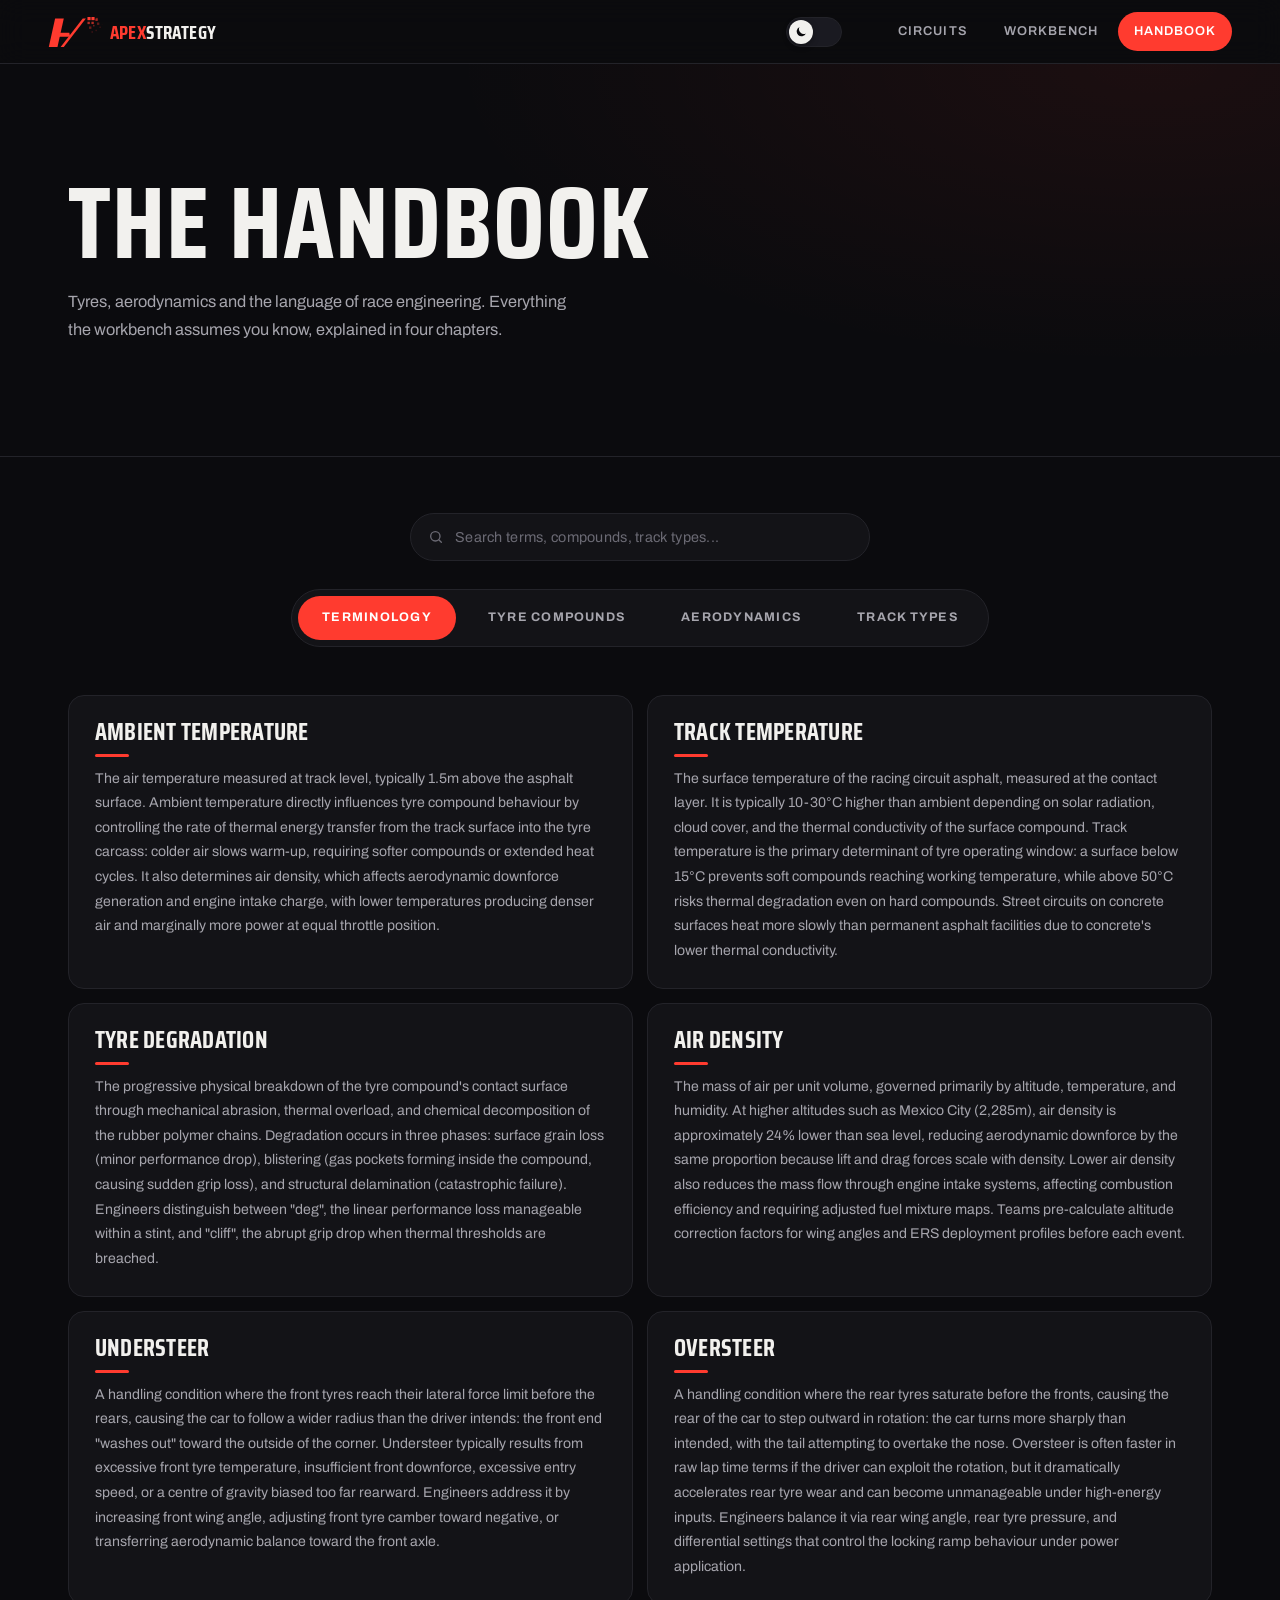
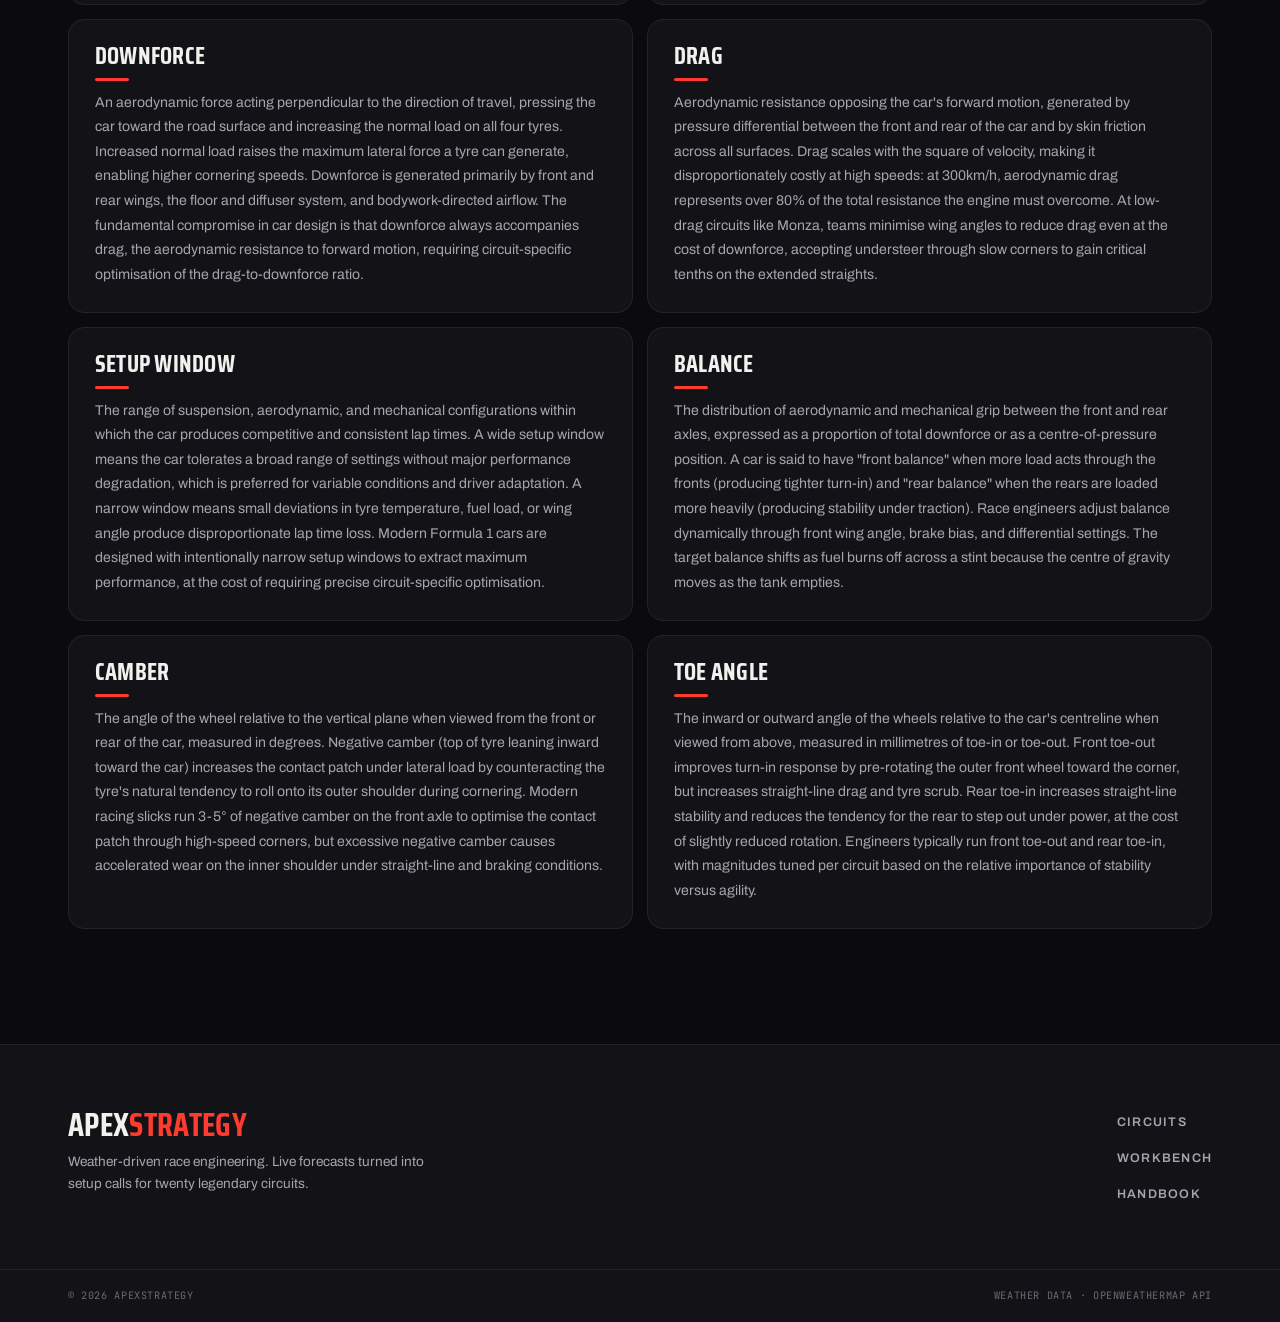
<file: handbook.html>
<!doctype html>
<html lang="en">
  <head>
    <meta charset="UTF-8" />
    <meta name="viewport" content="width=device-width, initial-scale=1.0" />
    <title>ApexStrategy · The Handbook</title>
    <meta
      name="description"
      content="ApexStrategy Handbook — engineering reference for motorsport setup and race analysis."
    />
    <meta name="theme-color" content="#0b0b0e" />
    <meta property="og:title" content="ApexStrategy · The Handbook" />
    <meta
      property="og:description"
      content="Engineering reference for motorsport setup, tyre compounds, aerodynamics and track types."
    />
    <meta property="og:type" content="website" />

    <link rel="icon" type="image/svg+xml" href="favicon.svg" />
    <link
      rel="stylesheet"
      href="https://cdn.jsdelivr.net/npm/bootstrap@5.3.0/dist/css/bootstrap.min.css"
    />
    <link rel="stylesheet" href="css/style.css" />
  </head>

  <body>
    <apex-nav></apex-nav>

    <!-- ═══════════════════════════════════════════════════════
       PAGE HERO
       ═══════════════════════════════════════════════════════ -->
    <header class="hb-hero" aria-labelledby="pageTitle">
      <div class="hb-hero-inner">
        <h1 id="pageTitle">THE HANDBOOK</h1>
        <p class="section-lede">
          Tyres, aerodynamics and the language of race engineering. Everything
          the workbench assumes you know, explained in four chapters.
        </p>
      </div>
    </header>

    <div class="hb-shell">
      <!-- ═════════════════════════════════════════════════════
         CHAPTER TABS + PANES
         CUSTOM UI REQUIREMENT: tabbed navigation implemented in
         JavaScript. The tab buttons and every pane's content are
         generated by js/HandbookController.js, which loops over the
         chapter data in js/handbook-data.js and then hands the DOM
         to the shared js/TabController.js (ES6 class with ARIA
         roles + arrow-key keyboard navigation). No chapter markup
         is hand-written here.
         ═════════════════════════════════════════════════════ -->
      <!-- Client-side search across every chapter's entries -->
      <div class="hb-search toolbar-search">
        <svg viewBox="0 0 24 24" fill="none" stroke="currentColor" stroke-width="2" stroke-linecap="round" aria-hidden="true">
          <circle cx="11" cy="11" r="7" />
          <path d="m20 20-3.5-3.5" />
        </svg>
        <input
          type="text"
          id="handbookSearch"
          class="apex-search-bar"
          placeholder="Search terms, compounds, track types..."
          autocomplete="off"
          spellcheck="false"
          aria-label="Search the handbook"
        />
      </div>

      <div
        class="workbench-nav"
        role="tablist"
        aria-label="Handbook chapters"
      ></div>

      <main class="workbench-panes hb-panes" id="hbPanes">
        <!-- Panes injected by HandbookController -->
      </main>
    </div>

    <!-- ═══════════════════════════════════════════════════════
       FOOTER
       ═══════════════════════════════════════════════════════ -->
    <apex-footer></apex-footer>

    <script src="https://cdn.jsdelivr.net/npm/bootstrap@5.3.0/dist/js/bootstrap.bundle.min.js"></script>
    <script type="module" src="js/main.js"></script>
  </body>
</html>
</file>
<file: css/style.css>
/*-- SECTION: GOOGLE FONTS IMPORT --*/

@import url("https://fonts.googleapis.com/css2?family=Saira+Condensed:wght@500;600;700&family=Archivo:wght@400;500;600;700&family=JetBrains+Mono:wght@400;500;700&display=swap");

/* ============================================================
   APEXSTRATEGY — DESIGN SYSTEM v2.0 "PODIUM"
   Cinematic race-engineering UI. Carbon black, one racing-red
   accent, condensed display type, generous air between zones.

   Radius system (one rule, everywhere):
     cards / panels ... 16px   (--r-card)
     inputs / small ... 10px   (--r-sm)
     tabs / pills ..... 999px  (--r-pill)

   Status vocabulary (unchanged, JS depends on it):
     optimal → --neon (green) · warning → --warning (amber)
     critical → --danger (red)
   Brand/interactive accent is --accent (racing red).
   ============================================================ */

/*-- SECTION: CSS CUSTOM PROPERTIES --*/

:root {
  /* -- Surfaces -- */
  --bg-primary: #0b0b0e;
  --bg-panel: #131317;
  --bg-panel-alt: #1a1a21;
  --bg-panel-hover: #202028;

  /* -- Borders -- */
  --border: #232329;
  --border-strong: #35353f;
  --border-active: #ff3b2f;

  /* -- Text -- */
  --text-primary: #f2f1ee;
  --text-secondary: #a6a5ad;
  --text-muted: #6b6a74;

  /* -- Brand accent: racing red -- */
  --accent: #ff3b2f;
  --accent-strong: #ff6b60; /* small text on dark */
  --accent-ink: #ffffff; /* text on accent fill */
  --accent-soft: rgba(255, 59, 47, 0.1);

  /* -- Signal colors (status vocabulary) -- */
  --neon: #34d17b; /* optimal / live */
  --warning: #ffb02e;
  --danger: #ff453a;

  /* -- Circuit type accents -- */
  --accent-technical: #34d17b;
  --accent-highspeed: #ffb02e;
  --accent-street: #7d8cff;

  /* -- Typography -- */
  --font-display: "Saira Condensed", "Arial Narrow", sans-serif;
  --font-ui: "Archivo", "Helvetica Neue", sans-serif;
  --font-mono: "JetBrains Mono", monospace;

  /* -- Shape -- */
  --r-card: 16px;
  --r-sm: 10px;
  --r-pill: 999px;

  /* -- Motion -- */
  --t-fast: 120ms;
  --t-mid: 220ms;
  --t-slow: 360ms;
  --ease-out: cubic-bezier(0.2, 0, 0, 1);
  --ease-morph: cubic-bezier(0.4, 0, 0.2, 1);

  /* -- Layout -- */
  --page-max: 1240px;
  --page-pad: clamp(20px, 4vw, 48px);
}

/*-- SECTION: LIGHT MODE TOKENS --*/
/* Applied via data-theme="light" on <html> (nav.js theme toggle). */

[data-theme="light"] {
  --bg-primary: #f4f4f5;
  --bg-panel: #ffffff;
  --bg-panel-alt: #ececee;
  --bg-panel-hover: #e4e4e8;

  --border: #dcdce1;
  --border-strong: #c3c3cb;
  --border-active: #d92c1f;

  --text-primary: #141417;
  --text-secondary: #55555e;
  --text-muted: #8b8b95;

  --accent: #d92c1f;
  --accent-strong: #b32015;
  --accent-ink: #ffffff;
  --accent-soft: rgba(217, 44, 31, 0.08);

  --neon: #0e8f4d;
  --warning: #a86403;
  --danger: #c8231d;

  --accent-technical: #0e8f4d;
  --accent-highspeed: #a86403;
  --accent-street: #4a5de0;
}

/*-- SECTION: BASE RESET --*/

*,
*::before,
*::after {
  box-sizing: border-box;
  margin: 0;
  padding: 0;
}

/* Bootstrap (loaded before this sheet) sets margins on element
   selectors (ul, p, h1...), which outrank the universal reset above
   on specificity. Re-zero them at element level so flex centering
   (nav links, footer links) is not thrown off by phantom margins. */
h1,
h2,
h3,
h4,
h5,
h6,
p,
ul,
ol,
dl,
figure {
  margin: 0;
}

html {
  scroll-behavior: smooth;
  -webkit-text-size-adjust: 100%;
}

body {
  background: var(--bg-primary);
  color: var(--text-primary);
  font-family: var(--font-ui);
  font-size: 15px;
  line-height: 1.6;
  min-height: 100vh;
  -webkit-font-smoothing: antialiased;
  -moz-osx-font-smoothing: grayscale;
}

::selection {
  background: var(--accent);
  color: var(--accent-ink);
}

::-webkit-scrollbar {
  width: 8px;
  height: 8px;
}
::-webkit-scrollbar-track {
  background: var(--bg-primary);
}
::-webkit-scrollbar-thumb {
  background: var(--border-strong);
  border-radius: 4px;
}
::-webkit-scrollbar-thumb:hover {
  background: var(--text-muted);
}

a {
  color: inherit;
  text-decoration: none;
}

ul,
ol {
  list-style: none;
}

img,
svg {
  display: block;
  max-width: 100%;
}

button {
  background: none;
  border: none;
  cursor: pointer;
  font-family: inherit;
  font-size: inherit;
  color: inherit;
  padding: 0;
}

:focus-visible {
  outline: 2px solid var(--accent);
  outline-offset: 2px;
}
:focus:not(:focus-visible) {
  outline: none;
}

/* Theme-switch crossfade (nav.js adds .theme-switching briefly) */
html.theme-switching * {
  transition:
    background-color 180ms ease-out,
    border-color 140ms ease-out,
    color 100ms ease-out !important;
}

/*-- SECTION: TYPOGRAPHY --*/

h1,
h2,
h3 {
  font-family: var(--font-display);
  font-weight: 700;
  text-transform: uppercase;
  letter-spacing: 0.01em;
  line-height: 1.02;
  color: var(--text-primary);
}

h4,
h5,
h6 {
  font-family: var(--font-ui);
  font-weight: 700;
  color: var(--text-primary);
  line-height: 1.3;
}

p {
  color: var(--text-secondary);
  font-family: var(--font-ui);
  font-size: 0.95rem;
  line-height: 1.7;
}

code,
pre {
  font-family: var(--font-mono);
  font-size: 0.85rem;
  color: var(--accent-strong);
  background: var(--bg-panel-alt);
  padding: 2px 6px;
  border-radius: 6px;
}

/* -- Section heading combo: display title + short lede -- */
.section-title {
  font-size: clamp(2.2rem, 4.5vw, 3.4rem);
}

.section-lede {
  font-size: 1.02rem;
  color: var(--text-secondary);
  max-width: 58ch;
  margin-top: 12px;
}

/* -- .apex-mono: engineering readout feel -- */
.apex-mono {
  font-family: var(--font-mono);
  letter-spacing: 0.02em;
}

/* -- .apex-readout: large numeric telemetry values -- */
.apex-readout {
  font-family: var(--font-mono);
  font-size: 2.4rem;
  font-weight: 700;
  color: var(--text-primary);
  line-height: 1;
  letter-spacing: -0.01em;
}

/* -- .apex-label: small channel identifier -- */
.apex-label {
  font-family: var(--font-ui);
  font-size: 0.66rem;
  font-weight: 600;
  color: var(--text-muted);
  letter-spacing: 0.14em;
  text-transform: uppercase;
  line-height: 1.3;
}

/* -- .apex-value: standard inline data value -- */
.apex-value {
  font-family: var(--font-mono);
  font-size: 0.95rem;
  color: var(--text-primary);
}

.apex-value.optimal {
  color: var(--neon);
}
.apex-value.warning {
  color: var(--warning);
}
.apex-value.critical {
  color: var(--danger);
}

/*-- SECTION: BUTTONS --*/

.btn-apex {
  font-family: var(--font-ui);
  font-size: 0.82rem;
  font-weight: 700;
  letter-spacing: 0.08em;
  text-transform: uppercase;
  padding: 0 26px;
  height: 48px;
  display: inline-flex;
  align-items: center;
  justify-content: center;
  gap: 10px;
  cursor: pointer;
  border-radius: var(--r-pill);
  white-space: nowrap;
  transition:
    color var(--t-fast) var(--ease-out),
    border-color var(--t-fast) var(--ease-out),
    background var(--t-fast) var(--ease-out),
    transform 80ms var(--ease-out);
}

.btn-apex:active {
  transform: scale(0.97);
}

.btn-accent {
  background: var(--accent);
  border: 1px solid var(--accent);
  color: var(--accent-ink);
}

.btn-accent:hover {
  background: var(--accent-strong);
  border-color: var(--accent-strong);
  color: #ffffff;
}

.btn-ghost {
  background: transparent;
  border: 1px solid var(--border-strong);
  color: var(--text-primary);
}

.btn-ghost:hover {
  border-color: var(--accent);
  color: var(--accent-strong);
}

/*-- SECTION: NAVIGATION --*/

.apex-nav {
  background: color-mix(in srgb, var(--bg-primary) 82%, transparent);
  backdrop-filter: blur(14px);
  -webkit-backdrop-filter: blur(14px);
  border-bottom: 1px solid var(--border);
  padding: 0 var(--page-pad);
  height: 64px;
  display: flex;
  align-items: center;
  justify-content: space-between;
  position: sticky;
  top: 0;
  z-index: 1000;
}

.apex-nav-left {
  display: flex;
  align-items: center;
  gap: 16px;
}

.apex-nav-brand {
  display: flex;
  align-items: center;
  line-height: 1;
  flex-shrink: 0;
}

.apex-nav-right {
  display: flex;
  align-items: center;
  gap: 8px;
  flex-shrink: 0;
}

.apex-nav-links {
  display: flex;
  gap: 4px;
  align-items: center;
}

.apex-nav-link {
  font-family: var(--font-ui);
  font-size: 0.8rem;
  font-weight: 600;
  letter-spacing: 0.08em;
  text-transform: uppercase;
  color: var(--text-secondary);
  padding: 9px 16px;
  border-radius: var(--r-pill);
  display: flex;
  align-items: center;
  white-space: nowrap;
  transition:
    color var(--t-fast) var(--ease-out),
    background var(--t-fast) var(--ease-out);
}

.apex-nav-link:hover {
  color: var(--text-primary);
  background: var(--bg-panel-alt);
}

.apex-nav-link.active,
.apex-nav-link[aria-current="page"] {
  color: var(--accent-ink);
  background: var(--accent);
}

/* -- Theme switch: sliding-knob toggle with sun/moon crossfade -- */
.theme-switch {
  position: relative;
  width: 56px;
  height: 30px;
  flex-shrink: 0;
  border: 1px solid var(--border);
  border-radius: var(--r-pill);
  background: var(--bg-panel-alt);
  cursor: pointer;
  padding: 0;
  transition:
    background var(--t-mid) var(--ease-out),
    border-color var(--t-fast) var(--ease-out);
}

.theme-switch:hover {
  border-color: var(--border-strong);
}

.theme-switch-knob {
  position: absolute;
  top: 2px;
  left: 2px;
  width: 24px;
  height: 24px;
  border-radius: 50%;
  background: var(--text-primary);
  color: var(--bg-primary);
  display: grid;
  place-items: center;
  box-shadow: 0 2px 6px rgba(0, 0, 0, 0.35);
  transition:
    transform var(--t-mid) var(--ease-morph),
    background var(--t-mid) var(--ease-out);
}

.ts-icon {
  grid-area: 1 / 1;
  width: 13px;
  height: 13px;
  transition:
    opacity var(--t-mid) var(--ease-out),
    transform var(--t-mid) var(--ease-out);
}

.ts-sun {
  opacity: 0;
  transform: rotate(-90deg) scale(0.6);
}

/* Light mode: knob slides right, turns accent-red, sun replaces moon */
[data-theme="light"] .theme-switch {
  background: color-mix(in srgb, var(--accent) 16%, var(--bg-panel-alt));
}

[data-theme="light"] .theme-switch-knob {
  transform: translateX(26px);
  background: var(--accent);
  color: #ffffff;
}

[data-theme="light"] .ts-moon {
  opacity: 0;
  transform: rotate(90deg) scale(0.6);
}

[data-theme="light"] .ts-sun {
  opacity: 1;
  transform: none;
}

.theme-switch:focus-visible {
  outline: 2px solid var(--accent);
  outline-offset: 2px;
}

/* -- Mobile hamburger -- */
.apex-nav-toggle {
  display: none;
  align-items: center;
  justify-content: center;
  width: 38px;
  height: 38px;
  border: 1px solid var(--border);
  border-radius: var(--r-pill);
  background: transparent;
  cursor: pointer;
  flex-direction: column;
  gap: 5px;
  padding: 11px 10px;
  transition: border-color var(--t-fast) var(--ease-out);
}

.apex-nav-toggle:hover {
  border-color: var(--accent);
}

.apex-nav-toggle span {
  display: block;
  width: 100%;
  height: 1.5px;
  border-radius: 2px;
  background: var(--text-primary);
  transition:
    transform var(--t-mid) var(--ease-morph),
    opacity var(--t-fast) var(--ease-out);
}

.apex-nav.nav-open .apex-nav-toggle span:nth-child(1) {
  transform: translateY(6.5px) rotate(45deg);
}
.apex-nav.nav-open .apex-nav-toggle span:nth-child(2) {
  opacity: 0;
  transform: scaleX(0);
}
.apex-nav.nav-open .apex-nav-toggle span:nth-child(3) {
  transform: translateY(-6.5px) rotate(-45deg);
}

/*-- SECTION: PAGE SHELL HELPERS --*/

.shell {
  max-width: var(--page-max);
  margin: 0 auto;
  padding-left: var(--page-pad);
  padding-right: var(--page-pad);
}

.band {
  padding-top: clamp(64px, 10vw, 128px);
  padding-bottom: clamp(64px, 10vw, 128px);
}

.band-tight {
  padding-top: clamp(40px, 6vw, 72px);
  padding-bottom: clamp(40px, 6vw, 72px);
}

.band-divider {
  border-top: 1px solid var(--border);
}

/*-- SECTION: HERO (index.html) --*/

.hero-section {
  position: relative;
  min-height: 100svh;
  display: flex;
  flex-direction: column;
  justify-content: center;
  overflow: hidden;
  background: var(--bg-primary);
}

.hero-bg {
  position: absolute;
  inset: 0;
  z-index: 0;
  opacity: 0.85;
}

/* Soft vignette so text always sits on a calm zone */
.hero-section::after {
  content: "";
  position: absolute;
  inset: 0;
  z-index: 0;
  pointer-events: none;
  background:
    radial-gradient(
      120% 90% at 18% 40%,
      var(--bg-primary) 0%,
      transparent 55%
    ),
    linear-gradient(to top, var(--bg-primary), transparent 30%);
}

.hero-content {
  position: relative;
  z-index: 1;
  display: flex;
  align-items: center;
  justify-content: space-between;
  gap: clamp(32px, 5vw, 72px);
  padding: 88px var(--page-pad) 64px;
  max-width: var(--page-max);
  margin: 0 auto;
  width: 100%;
}

.hero-text {
  flex: 1 1 520px;
  max-width: 640px;
}

.hero-pre-label {
  display: inline-flex;
  align-items: center;
  gap: 10px;
  font-family: var(--font-mono);
  font-size: 0.7rem;
  font-weight: 500;
  letter-spacing: 0.22em;
  text-transform: uppercase;
  color: var(--text-secondary);
  padding: 8px 16px;
  border: 1px solid var(--border);
  border-radius: var(--r-pill);
  margin-bottom: 28px;
  min-height: 2.2em;
}

.hero-headline {
  font-size: clamp(4rem, 11vw, 8.6rem);
  line-height: 0.9;
  letter-spacing: 0.005em;
  margin-bottom: 24px;
}

.hero-headline .accent-word {
  color: var(--accent);
}

.hero-sub {
  font-size: clamp(1rem, 1.4vw, 1.15rem);
  color: var(--text-secondary);
  line-height: 1.65;
  max-width: 46ch;
  margin-bottom: 40px;
}

.hero-actions {
  display: flex;
  align-items: center;
  gap: 14px;
  flex-wrap: wrap;
}

/* -- Right column: spinning 3D circuit -- */
.hero-canvas-wrap {
  flex: 0 0 auto;
  width: clamp(280px, 36vw, 500px);
  aspect-ratio: 1;
  position: relative;
}

.hero-circuit-glow {
  position: absolute;
  inset: -12%;
  z-index: 0;
  border-radius: 50%;
  background: radial-gradient(
    circle,
    color-mix(in srgb, var(--accent) 22%, transparent) 0%,
    color-mix(in srgb, var(--accent) 8%, transparent) 45%,
    transparent 70%
  );
  filter: blur(6px);
  pointer-events: none;
}

.hero-circuit-ring {
  position: absolute;
  z-index: 0;
  border-radius: 50%;
  border: 1px solid color-mix(in srgb, var(--accent) 40%, transparent);
  pointer-events: none;
}

.hero-circuit-ring--outer {
  inset: -7%;
  opacity: 0.35;
}

.hero-circuit-ring--inner {
  inset: 9%;
  opacity: 0.22;
}

.hero-circuit-spin {
  position: relative;
  z-index: 1;
  width: 100%;
  height: 100%;
  display: flex;
  align-items: center;
  justify-content: center;
  color: var(--accent);
  perspective: 1000px;
  filter: drop-shadow(
    0 0 26px color-mix(in srgb, var(--accent) 45%, transparent)
  );
}

.hero-circuit-rotor {
  position: relative;
  width: 72%;
  height: 72%;
  transform-style: preserve-3d;
  transform: rotateX(14deg);
}

.hero-circuit-face {
  position: absolute;
  inset: 0;
  display: flex;
  align-items: center;
  justify-content: center;
  backface-visibility: hidden;
}

.hero-circuit-face svg {
  width: 100%;
  height: 100%;
  display: block;
}

.hero-circuit-face--back {
  transform: rotateY(180deg);
}

/*-- SECTION: STATS BAND (under hero) --*/

.stats-band {
  border-top: 1px solid var(--border);
  border-bottom: 1px solid var(--border);
  background: var(--bg-panel);
}

.stats-band-inner {
  max-width: var(--page-max);
  margin: 0 auto;
  padding: 0 var(--page-pad);
  display: grid;
  grid-template-columns: repeat(4, 1fr);
}

.stat-item {
  padding: 30px 12px;
  display: flex;
  flex-direction: column;
  gap: 6px;
  align-items: flex-start;
  border-left: 1px solid var(--border);
}

.stat-item:first-child {
  border-left: none;
  padding-left: 0;
}

.stat-item + .stat-item {
  padding-left: clamp(16px, 3vw, 40px);
}

.stat-num {
  font-family: var(--font-display);
  font-size: clamp(2.2rem, 4vw, 3.2rem);
  font-weight: 700;
  line-height: 1;
  color: var(--text-primary);
}

.stat-num.stat-live {
  color: var(--neon);
}

.stat-label {
  font-family: var(--font-ui);
  font-size: 0.68rem;
  font-weight: 600;
  letter-spacing: 0.16em;
  text-transform: uppercase;
  color: var(--text-muted);
}

/*-- SECTION: HOW IT WORKS (index) --*/

.how-band .shell {
  display: grid;
  grid-template-columns: minmax(260px, 5fr) 7fr;
  gap: clamp(40px, 6vw, 96px);
  align-items: start;
}

.how-sticky {
  position: sticky;
  top: 104px;
}

.how-steps {
  display: flex;
  flex-direction: column;
}

.how-step {
  display: grid;
  grid-template-columns: 64px 1fr;
  gap: 24px;
  padding: 34px 0;
  border-top: 1px solid var(--border);
  align-items: start;
}

.how-step:first-child {
  border-top: none;
  padding-top: 0;
}

.how-step-glyph {
  width: 64px;
  height: 64px;
  border-radius: var(--r-card);
  background: var(--bg-panel);
  border: 1px solid var(--border);
  display: flex;
  align-items: center;
  justify-content: center;
  color: var(--accent);
  flex-shrink: 0;
}

.how-step-glyph svg {
  width: 30px;
  height: 30px;
}

.how-step h3 {
  font-size: 1.6rem;
  margin-bottom: 6px;
}

.how-step p {
  max-width: 52ch;
}

/*-- SECTION: CIRCUIT BROWSER (index) --*/

.browser-head {
  display: flex;
  align-items: flex-end;
  justify-content: space-between;
  gap: 24px;
  flex-wrap: wrap;
  margin-bottom: 36px;
}

.browser-count {
  text-align: right;
  flex-shrink: 0;
}

.browser-count .count-num {
  font-family: var(--font-display);
  font-size: 3rem;
  font-weight: 700;
  color: var(--accent);
  line-height: 1;
  display: block;
}

.browser-count .count-label {
  font-family: var(--font-ui);
  font-size: 0.64rem;
  font-weight: 600;
  letter-spacing: 0.16em;
  text-transform: uppercase;
  color: var(--text-muted);
  display: block;
  margin-top: 6px;
}

/* -- Toolbar: search + filters -- */
.browser-toolbar {
  display: flex;
  gap: 12px;
  flex-wrap: wrap;
  align-items: center;
  margin-bottom: 14px;
}

.browser-toolbar .toolbar-search {
  flex: 1 1 280px;
  position: relative;
}

.toolbar-search svg {
  position: absolute;
  left: 18px;
  top: 50%;
  transform: translateY(-50%);
  width: 16px;
  height: 16px;
  pointer-events: none;
  color: var(--text-muted);
}

.apex-search-bar {
  background: var(--bg-panel);
  border: 1px solid var(--border);
  border-radius: var(--r-pill);
  color: var(--text-primary);
  font-family: var(--font-ui);
  font-size: 0.9rem;
  padding: 0 20px 0 44px;
  width: 100%;
  height: 48px;
  transition: border-color var(--t-fast) var(--ease-out);
}

.apex-search-bar::placeholder {
  color: var(--text-muted);
  letter-spacing: 0.02em;
}

.apex-search-bar:focus {
  border-color: var(--accent);
  outline: none;
  box-shadow: none;
}

.apex-select {
  background: var(--bg-panel);
  border: 1px solid var(--border);
  border-radius: var(--r-pill);
  color: var(--text-primary);
  font-family: var(--font-ui);
  font-size: 0.8rem;
  font-weight: 600;
  letter-spacing: 0.06em;
  text-transform: uppercase;
  padding: 0 42px 0 20px;
  height: 48px;
  cursor: pointer;
  -webkit-appearance: none;
  -moz-appearance: none;
  appearance: none;
  transition: border-color var(--t-fast) var(--ease-out);
  background-image: url("data:image/svg+xml,%3Csvg xmlns='http://www.w3.org/2000/svg' width='10' height='6' viewBox='0 0 10 6'%3E%3Cpath d='M0 0l5 6 5-6z' fill='%23888890'/%3E%3C/svg%3E");
  background-repeat: no-repeat;
  background-position: right 18px center;
  background-size: 9px 6px;
  min-width: 150px;
}

.apex-select:focus {
  border-color: var(--accent);
  outline: none;
  box-shadow: none;
}

.apex-select option {
  background: var(--bg-panel);
  color: var(--text-primary);
}

.apex-field-label {
  font-family: var(--font-ui);
  font-size: 0.65rem;
  font-weight: 600;
  letter-spacing: 0.12em;
  text-transform: uppercase;
  color: var(--text-muted);
}

/*-- SECTION: CUSTOM DROPDOWN (js/ApexSelect.js) --*/
/* The native <option> popup is OS-drawn and unthemeable, so
   ApexSelect hides the real select and renders this instead. */

.apex-select[data-enhanced] {
  display: none;
}

.apex-select-wrap {
  position: relative;
  min-width: 150px;
}

.apex-select-btn {
  display: inline-flex;
  align-items: center;
  justify-content: space-between;
  gap: 14px;
  width: 100%;
  height: 48px;
  padding: 0 20px;
  background: var(--bg-panel);
  border: 1px solid var(--border);
  border-radius: var(--r-pill);
  color: var(--text-primary);
  font-family: var(--font-ui);
  font-size: 0.8rem;
  font-weight: 600;
  letter-spacing: 0.06em;
  text-transform: uppercase;
  white-space: nowrap;
  transition: border-color var(--t-fast) var(--ease-out);
}

.apex-select-btn:hover {
  border-color: var(--border-strong);
}

.apex-select-btn[aria-expanded="true"],
.apex-select-btn:focus-visible {
  border-color: var(--accent);
  outline: none;
}

.apex-select-btn svg {
  flex-shrink: 0;
  color: var(--text-muted);
  transition: transform var(--t-mid) var(--ease-out);
}

.apex-select-btn[aria-expanded="true"] svg {
  transform: rotate(180deg);
  color: var(--accent);
}

.apex-select-value {
  overflow: hidden;
  text-overflow: ellipsis;
}

.apex-select-menu {
  position: absolute;
  top: calc(100% + 8px);
  left: 0;
  min-width: 100%;
  padding: 6px;
  background: var(--bg-panel);
  border: 1px solid var(--border);
  border-radius: 14px;
  box-shadow: 0 24px 48px -16px rgba(0, 0, 0, 0.45);
  z-index: 60;
  max-height: 300px;
  overflow-y: auto;
  display: none;
}

.apex-select-wrap.open .apex-select-menu {
  display: block;
}

.apex-select-option {
  display: flex;
  align-items: center;
  gap: 12px;
  padding: 10px 14px;
  border-radius: 9px;
  font-family: var(--font-ui);
  font-size: 0.76rem;
  font-weight: 600;
  letter-spacing: 0.06em;
  text-transform: uppercase;
  color: var(--text-secondary);
  cursor: pointer;
  white-space: nowrap;
  outline: none;
  transition:
    background var(--t-fast) var(--ease-out),
    color var(--t-fast) var(--ease-out);
}

.apex-select-option:hover,
.apex-select-option:focus {
  background: var(--bg-panel-alt);
  color: var(--text-primary);
}

.apex-select-option[aria-selected="true"] {
  color: var(--accent-strong);
}

/* Check mark on the selected option */
.apex-select-option[aria-selected="true"]::after {
  content: "";
  width: 5px;
  height: 9px;
  border-right: 2px solid var(--accent);
  border-bottom: 2px solid var(--accent);
  transform: rotate(45deg) translateY(-1px);
  margin-left: auto;
  flex-shrink: 0;
}

@media (prefers-reduced-motion: no-preference) {
  .apex-select-wrap.open .apex-select-menu {
    animation: select-menu-in 160ms var(--ease-out);
  }

  @keyframes select-menu-in {
    from {
      opacity: 0;
      transform: translateY(-6px);
    }
    to {
      opacity: 1;
      transform: translateY(0);
    }
  }
}

/* Anchor landing (e.g. workbench "All circuits" → index.html#commandCenter)
   clears the 64px sticky nav plus a little breathing room. */
#commandCenter {
  scroll-margin-top: 90px;
}

/*-- SECTION: LIVE CALENDAR RADAR (index) --*/

.radar-head {
  margin-bottom: 28px;
}

.radar-strip {
  display: flex;
  gap: 10px;
  overflow-x: auto;
  padding: 4px 2px 14px;
  scroll-snap-type: x proximity;
  scrollbar-width: none;
  /* Faded edges signal "this ribbon scrolls sideways" */
  -webkit-mask-image: linear-gradient(
    90deg,
    transparent,
    #000 3%,
    #000 96%,
    transparent
  );
  mask-image: linear-gradient(90deg, transparent, #000 3%, #000 96%, transparent);
}

.radar-strip::-webkit-scrollbar {
  display: none;
}

.radar-chip {
  display: inline-flex;
  align-items: center;
  gap: 9px;
  flex-shrink: 0;
  scroll-snap-align: start;
  padding: 10px 16px;
  background: var(--bg-panel);
  border: 1px solid var(--border);
  border-radius: var(--r-pill);
  transition:
    border-color var(--t-fast) var(--ease-out),
    transform var(--t-fast) var(--ease-out);
}

.radar-chip:hover {
  border-color: var(--accent);
  transform: translateY(-1px);
}

.radar-chip.is-wet {
  border-color: color-mix(in srgb, var(--warning) 45%, transparent);
  background: color-mix(in srgb, var(--warning) 7%, var(--bg-panel));
}

.radar-live-dot {
  width: 6px;
  height: 6px;
  border-radius: 50%;
  background: var(--warning);
  flex-shrink: 0;
}

@media (prefers-reduced-motion: no-preference) {
  .radar-chip.is-wet .radar-live-dot {
    animation: live-pulse 1.6s ease-in-out infinite;
  }
}

.rc-flag {
  font-size: 0.95rem;
  line-height: 1;
}

.rc-name {
  font-family: var(--font-ui);
  font-size: 0.7rem;
  font-weight: 700;
  letter-spacing: 0.1em;
  color: var(--text-primary);
  white-space: nowrap;
}

.rc-temp {
  font-family: var(--font-mono);
  font-size: 0.74rem;
  font-weight: 700;
  color: var(--text-secondary);
}

.rc-icon {
  width: 16px;
  height: 16px;
  flex-shrink: 0;
}

.rc-icon svg {
  width: 100%;
  height: 100%;
}

/* Loading placeholders for the strip */
.radar-chip.radar-skeleton {
  width: 132px;
  height: 40px;
  background: var(--bg-panel-alt);
  border-color: var(--border);
}

/*-- SECTION: RECENTLY VIEWED CHIPS (index) --*/

.recent-row {
  display: flex;
  align-items: center;
  gap: 10px;
  flex-wrap: wrap;
  margin-bottom: 18px;
}

.recent-label {
  font-family: var(--font-ui);
  font-size: 0.64rem;
  font-weight: 700;
  letter-spacing: 0.14em;
  text-transform: uppercase;
  color: var(--text-muted);
}

.recent-chip {
  display: inline-flex;
  align-items: center;
  gap: 8px;
  font-family: var(--font-ui);
  font-size: 0.7rem;
  font-weight: 700;
  letter-spacing: 0.08em;
  color: var(--text-secondary);
  background: var(--bg-panel);
  border: 1px solid var(--border);
  border-radius: var(--r-pill);
  padding: 7px 14px;
  transition:
    color var(--t-fast) var(--ease-out),
    border-color var(--t-fast) var(--ease-out);
}

.recent-chip:hover {
  color: var(--accent-strong);
  border-color: var(--accent);
}

/* -- Results counter line -- */
.results-counter {
  font-family: var(--font-mono);
  font-size: 0.7rem;
  letter-spacing: 0.08em;
  text-transform: uppercase;
  color: var(--text-muted);
  margin-bottom: 28px;
}

/*-- SECTION: CIRCUIT CARDS --*/

.circuit-card {
  background: var(--bg-panel);
  border: 1px solid var(--border);
  border-radius: var(--r-card);
  overflow: hidden;
  position: relative;
  height: 100%;
  display: flex;
  flex-direction: column;
  transition:
    border-color var(--t-mid) var(--ease-out),
    transform var(--t-mid) var(--ease-out),
    box-shadow var(--t-mid) var(--ease-out);
}

.circuit-card:hover {
  border-color: var(--border-strong);
  box-shadow: 0 24px 48px -24px rgba(0, 0, 0, 0.55);
}

.circuit-card:active {
  transform: scale(0.985);
}

/* Track outline artwork zone */
.cc-map {
  position: relative;
  aspect-ratio: 16 / 9;
  display: flex;
  align-items: center;
  justify-content: center;
  padding: 22px;
  color: var(--text-muted);
  background:
    radial-gradient(
      90% 120% at 50% 0%,
      color-mix(in srgb, var(--accent) 6%, transparent),
      transparent 60%
    ),
    var(--bg-panel-alt);
  border-bottom: 1px solid var(--border);
  transition: color var(--t-mid) var(--ease-out);
}

.circuit-card:hover .cc-map {
  color: var(--accent);
}

.cc-map svg {
  width: auto;
  height: 100%;
  max-width: 100%;
}

.cc-map .cc-map-fallback {
  font-family: var(--font-mono);
  font-size: 0.65rem;
  letter-spacing: 0.12em;
  text-transform: uppercase;
  color: var(--text-muted);
}

/* Flag chip floating on the artwork */
.cc-flag {
  position: absolute;
  top: 14px;
  right: 14px;
  font-size: 1.15rem;
  line-height: 1;
  background: color-mix(in srgb, var(--bg-primary) 72%, transparent);
  border: 1px solid var(--border);
  border-radius: var(--r-pill);
  padding: 6px 10px;
  backdrop-filter: blur(6px);
}

.cc-body {
  padding: 20px 22px 16px;
  flex: 1;
}

.cc-name {
  font-family: var(--font-display);
  font-size: 1.7rem;
  font-weight: 700;
  text-transform: uppercase;
  line-height: 1;
  color: var(--text-primary);
  transition: color var(--t-fast) var(--ease-out);
}

.circuit-card:hover .cc-name {
  color: var(--accent-strong);
}

.cc-place {
  font-family: var(--font-ui);
  font-size: 0.72rem;
  font-weight: 500;
  letter-spacing: 0.1em;
  text-transform: uppercase;
  color: var(--text-muted);
  margin-top: 5px;
}

.cc-tags {
  display: flex;
  align-items: center;
  gap: 10px;
  flex-wrap: wrap;
  margin-top: 14px;
}

.cc-dims {
  font-family: var(--font-mono);
  font-size: 0.68rem;
  color: var(--text-secondary);
  letter-spacing: 0.04em;
}

/* Demand mini-stats row */
.cc-meta {
  display: grid;
  grid-template-columns: 1fr 1fr 1fr;
  gap: 12px;
  padding: 14px 22px 18px;
  border-top: 1px solid var(--border);
}

.cc-stat {
  display: flex;
  flex-direction: column;
  gap: 3px;
  min-width: 0;
}

.cc-stat .apex-value {
  font-size: 0.78rem;
  white-space: nowrap;
  overflow: hidden;
  text-overflow: ellipsis;
}

/* Full-card stretched link (covers the card, sits above content) */
.circuit-card-link {
  position: static;
  display: block;
  padding: 13px 22px;
  border-top: 1px solid var(--border);
  font-family: var(--font-ui);
  font-size: 0.72rem;
  font-weight: 700;
  letter-spacing: 0.14em;
  text-transform: uppercase;
  color: var(--accent-strong);
  background: transparent;
  transition: background var(--t-fast) var(--ease-out);
}

.circuit-card-link::before {
  content: "";
  position: absolute;
  inset: 0;
  z-index: 1;
}

.circuit-card:hover .circuit-card-link {
  background: var(--accent-soft);
}

/* -- Circuit type badge (shared with handbook) -- */
.circuit-card-type {
  display: inline-flex;
  align-items: center;
  font-family: var(--font-ui);
  font-size: 0.6rem;
  font-weight: 700;
  padding: 3px 10px;
  border: 1px solid;
  border-radius: var(--r-pill);
  text-transform: uppercase;
  letter-spacing: 0.1em;
  line-height: 1.5;
}

.circuit-card-type.type-technical {
  border-color: color-mix(in srgb, var(--accent-technical) 45%, transparent);
  color: var(--accent-technical);
}

.circuit-card-type.type-highspeed {
  border-color: color-mix(in srgb, var(--accent-highspeed) 45%, transparent);
  color: var(--accent-highspeed);
}

.circuit-card-type.type-street {
  border-color: color-mix(in srgb, var(--accent-street) 45%, transparent);
  color: var(--accent-street);
}

.circuit-card-type.type-hybrid {
  border-color: var(--border-strong);
  color: var(--text-secondary);
}

/* -- Pagination -- */
.pager {
  display: flex;
  align-items: center;
  justify-content: center;
  gap: 8px;
  flex-wrap: wrap;
  margin-top: clamp(32px, 5vw, 48px);
}

.pager-btn {
  min-width: 44px;
  height: 44px;
  padding: 0 12px;
  display: inline-flex;
  align-items: center;
  justify-content: center;
  font-family: var(--font-mono);
  font-size: 0.85rem;
  font-weight: 700;
  color: var(--text-secondary);
  background: var(--bg-panel);
  border: 1px solid var(--border);
  border-radius: var(--r-sm);
  transition:
    color var(--t-fast) var(--ease-out),
    border-color var(--t-fast) var(--ease-out),
    background var(--t-fast) var(--ease-out),
    transform 80ms var(--ease-out);
}

.pager-btn:hover:not(:disabled):not(.active) {
  color: var(--text-primary);
  border-color: var(--border-strong);
  background: var(--bg-panel-alt);
}

.pager-btn:active:not(:disabled) {
  transform: scale(0.95);
}

.pager-btn.active {
  color: var(--accent-ink);
  background: var(--accent);
  border-color: var(--accent);
  cursor: default;
}

.pager-btn:disabled {
  opacity: 0.35;
  cursor: not-allowed;
}

.pager-arrow {
  font-size: 1.25rem;
  line-height: 1;
}

.pager-ellipsis {
  font-family: var(--font-mono);
  color: var(--text-muted);
  padding: 0 2px;
  align-self: flex-end;
}

/* -- Empty state -- */
.browser-empty {
  padding: 96px 24px;
  text-align: center;
  border: 1px dashed var(--border-strong);
  border-radius: var(--r-card);
}

.browser-empty .empty-glyph {
  font-family: var(--font-display);
  font-size: 1.6rem;
  text-transform: uppercase;
  color: var(--text-primary);
  margin-bottom: 8px;
}

.browser-empty .empty-hint {
  font-size: 0.85rem;
  color: var(--text-muted);
}

/*-- SECTION: STATUS INDICATORS --*/

.status-dot {
  display: inline-block;
  width: 7px;
  height: 7px;
  border-radius: 50%;
  flex-shrink: 0;
  vertical-align: middle;
  position: relative;
}

.status-live {
  background: var(--neon);
}
.status-error {
  background: var(--danger);
}
.status-loading {
  background: var(--warning);
}
.status-offline {
  background: var(--text-muted);
}

/*-- SECTION: LOADING / ERROR STATES --*/

.apex-spinner {
  width: 26px;
  height: 26px;
  border: 2px solid var(--border-strong);
  border-top-color: var(--accent);
  border-radius: 50%;
  animation: spin 0.7s linear infinite;
  flex-shrink: 0;
}

@keyframes spin {
  to {
    transform: rotate(360deg);
  }
}

/* Generic panel card — kept for JS-injected markup (workbench picker) */
.tele-panel {
  background: var(--bg-panel);
  border: 1px solid var(--border);
  border-radius: var(--r-card);
  position: relative;
  overflow: hidden;
}

.tele-panel-header {
  padding: 14px 20px;
  border-bottom: 1px solid var(--border);
  display: flex;
  align-items: center;
  justify-content: space-between;
  gap: 12px;
}

.tele-panel-body {
  padding: 20px;
}

/* Bracket corners retired in v2 — class kept as a no-op so any
   leftover markup renders cleanly. */
.bracket-corners::before,
.bracket-corners::after {
  content: none;
}

/*-- SECTION: TABS (workbench + handbook — custom UI requirement) --*/

.workbench-nav {
  display: flex;
  gap: 8px;
  padding: 6px;
  background: var(--bg-panel);
  border: 1px solid var(--border);
  border-radius: var(--r-pill);
  width: max-content;
  max-width: 100%;
  margin: 0 auto;
  overflow-x: auto;
  scrollbar-width: none;
  scroll-snap-type: x proximity;
}

.workbench-nav::-webkit-scrollbar {
  display: none;
}

.workbench-tab {
  font-family: var(--font-ui);
  font-size: 0.78rem;
  font-weight: 700;
  letter-spacing: 0.1em;
  text-transform: uppercase;
  padding: 12px 24px;
  border-radius: var(--r-pill);
  color: var(--text-secondary);
  white-space: nowrap;
  scroll-snap-align: center;
  transition:
    color var(--t-fast) var(--ease-out),
    background var(--t-fast) var(--ease-out);
}

.workbench-tab:hover {
  color: var(--text-primary);
  background: var(--bg-panel-alt);
}

.workbench-tab.tab-active {
  color: var(--accent-ink);
  background: var(--accent);
}

.workbench-tab:active {
  transform: scale(0.97);
}

.workbench-tab:focus-visible {
  outline: 2px solid var(--accent);
  outline-offset: 2px;
  box-shadow: none;
}

.tab-disabled {
  opacity: 0.35;
  pointer-events: none;
  cursor: not-allowed;
}

/* Rain alert on the WET tab */
.workbench-tab.tab-rain-alert {
  color: var(--warning);
}

.workbench-tab.tab-rain-alert.tab-active {
  color: #1a1200;
  background: var(--warning);
}

/* -- Panes -- */
.workbench-pane {
  display: none;
}

.workbench-pane.pane-active {
  display: block;
  animation: pane-enter var(--t-slow) var(--ease-out);
}

@keyframes pane-enter {
  from {
    opacity: 0;
    transform: translateY(8px);
  }
  to {
    opacity: 1;
    transform: translateY(0);
  }
}

/*-- SECTION: DATA GRID (workbench readout tiles) --*/

.data-grid {
  display: grid;
  grid-template-columns: repeat(auto-fit, minmax(160px, 1fr));
  gap: 14px;
}

.data-cell {
  background: var(--bg-panel);
  border: 1px solid var(--border);
  border-radius: var(--r-card);
  padding: 20px 22px;
  position: relative;
}

.data-cell-label {
  font-family: var(--font-ui);
  font-size: 0.64rem;
  font-weight: 600;
  color: var(--text-muted);
  letter-spacing: 0.14em;
  text-transform: uppercase;
  line-height: 1.2;
}

.data-cell-value {
  font-family: var(--font-mono);
  font-size: 1.7rem;
  font-weight: 700;
  color: var(--text-primary);
  margin-top: 8px;
  line-height: 1;
  letter-spacing: -0.01em;
}

.data-cell-value.optimal,
.data-cell.optimal .data-cell-value {
  color: var(--neon);
}
.data-cell-value.warning,
.data-cell.warning .data-cell-value {
  color: var(--warning);
}
.data-cell-value.critical,
.data-cell.critical .data-cell-value {
  color: var(--danger);
}

.data-cell-unit {
  font-size: 0.66rem;
  font-family: var(--font-mono);
  color: var(--text-muted);
  margin-left: 5px;
  font-weight: 400;
}

/*-- SECTION: RECOMMENDATION BLOCKS --*/

.rec-block {
  border: 1px solid var(--border);
  border-left: 3px solid var(--neon);
  border-radius: var(--r-sm);
  padding: 16px 20px;
  background: var(--bg-panel);
  margin-bottom: 10px;
  transition: background var(--t-fast) var(--ease-out);
}

.rec-block:last-child {
  margin-bottom: 0;
}

.rec-block.rec-warning {
  border-left-color: var(--warning);
}

.rec-block.rec-critical {
  border-left-color: var(--danger);
  background: color-mix(in srgb, var(--danger) 5%, var(--bg-panel));
}

.rec-title {
  font-family: var(--font-ui);
  font-size: 0.66rem;
  font-weight: 700;
  color: var(--text-muted);
  text-transform: uppercase;
  letter-spacing: 0.12em;
}

.rec-value {
  font-family: var(--font-mono);
  font-size: 1.02rem;
  font-weight: 700;
  color: var(--text-primary);
  margin-top: 5px;
}

.rec-reason {
  font-family: var(--font-ui);
  font-size: 0.8rem;
  color: var(--text-secondary);
  margin-top: 6px;
  line-height: 1.6;
}

/*-- SECTION: RACE WEEKEND TIMELINE (workbench) --*/

.wb-timeline {
  padding: 0 var(--page-pad);
  max-width: var(--page-max);
  margin: -28px auto 0; /* overlaps the hero band edge for depth */
  position: relative;
  z-index: 5;
}

.wb-timeline-inner {
  background: var(--bg-panel);
  border: 1px solid var(--border);
  border-radius: var(--r-card);
  box-shadow: 0 20px 44px -24px rgba(0, 0, 0, 0.6);
  display: flex;
  align-items: stretch;
  gap: 14px;
  padding: 10px;
  flex-wrap: wrap;
}

/* A caption, not a control: display type, accent icon, and a divider
   separating it from the pill session buttons so it never reads as a
   fourth (dead) tab. */
.wb-timeline-title {
  display: flex;
  align-items: center;
  gap: 10px;
  padding: 4px 18px 4px 8px;
  border-right: 1px solid var(--border);
  color: var(--text-primary);
  cursor: default;
  user-select: none;
  flex-shrink: 0;
}

.wb-timeline-title svg {
  width: 22px;
  height: 22px;
  color: var(--accent);
  flex-shrink: 0;
}

.wb-timeline-title span {
  font-family: var(--font-display);
  font-size: 0.92rem;
  font-weight: 700;
  line-height: 0.95;
  text-transform: uppercase;
  letter-spacing: 0.02em;
}

.timeline-selector {
  display: flex;
  gap: 6px;
  flex: 1;
  min-width: 0;
  overflow-x: auto;
  scrollbar-width: none;
}

.timeline-selector::-webkit-scrollbar {
  display: none;
}

.timeline-btn {
  font-family: var(--font-ui);
  font-size: 0.74rem;
  font-weight: 700;
  letter-spacing: 0.08em;
  text-transform: uppercase;
  padding: 12px 14px 11px;
  border-radius: var(--r-sm);
  color: var(--text-secondary);
  white-space: nowrap;
  flex: 1;
  display: flex;
  flex-direction: column;
  align-items: center;
  justify-content: center;
  gap: 7px;
  transition:
    color var(--t-fast) var(--ease-out),
    background var(--t-fast) var(--ease-out);
}

.timeline-btn:hover {
  color: var(--text-primary);
  background: var(--bg-panel-alt);
}

.timeline-btn.active {
  background: var(--accent);
  color: var(--accent-ink);
}

.timeline-btn:active {
  transform: scale(0.97);
}

.timeline-dot {
  display: inline-block;
  width: 6px;
  height: 6px;
  border-radius: 50%;
  background: var(--neon);
  flex-shrink: 0;
}

.timeline-btn.active .timeline-dot {
  background: var(--accent-ink);
}

.timeline-offset {
  font-family: var(--font-mono);
  font-size: 0.6rem;
  color: var(--text-muted);
  letter-spacing: 0.04em;
}

.timeline-btn.active .timeline-offset {
  color: color-mix(in srgb, var(--accent-ink) 70%, transparent);
}

.timeline-btn.forecast-rain {
  color: var(--warning);
}

.timeline-btn.forecast-rain.active {
  background: var(--warning);
  color: #1a1200;
}

/*-- SECTION: SESSION FORECAST (lives inside the timeline buttons) --*/
/* Each session button doubles as its forecast card: label on top,
   glyph + temp + rain chance below. See the weather, click it. */

.tl-head {
  display: flex;
  align-items: center;
  gap: 7px;
}

.tl-wx {
  display: flex;
  align-items: center;
  gap: 8px;
  min-height: 18px; /* reserves the row until forecast data lands */
}

.tl-icon {
  width: 17px;
  height: 17px;
  flex-shrink: 0;
}

.tl-icon svg {
  width: 100%;
  height: 100%;
}

.tl-temp {
  font-family: var(--font-mono);
  font-size: 0.8rem;
  color: var(--text-primary);
  letter-spacing: 0;
}

.tl-sub {
  font-family: var(--font-mono);
  font-size: 0.58rem;
  font-weight: 500;
  color: var(--text-muted);
  letter-spacing: 0.04em;
}

/* Wet session at rest: amber tint so rain is visible before clicking */
.timeline-btn.is-wet:not(.active) {
  background: color-mix(in srgb, var(--warning) 8%, transparent);
}

.timeline-btn.is-wet .tl-sub {
  color: var(--warning);
  font-weight: 700;
}

/* Active session (accent fill): weather info adopts the ink colour */
.timeline-btn.active .tl-icon {
  color: var(--accent-ink);
}

.timeline-btn.active .tl-temp {
  color: var(--accent-ink);
}

.timeline-btn.active .tl-sub {
  color: color-mix(in srgb, var(--accent-ink) 75%, transparent);
}

/* Active + rain forecast (warning fill, dark ink) */
.timeline-btn.forecast-rain.active .tl-icon,
.timeline-btn.forecast-rain.active .tl-temp,
.timeline-btn.forecast-rain.active .tl-sub {
  color: #1a1200;
}

/*-- SECTION: WORKBENCH HERO --*/

.wb-hero {
  position: relative;
  overflow: hidden;
  background:
    radial-gradient(
      110% 130% at 85% 0%,
      color-mix(in srgb, var(--accent) 7%, transparent),
      transparent 55%
    ),
    var(--bg-primary);
  border-bottom: 1px solid var(--border);
  padding: clamp(40px, 6vw, 72px) 0 clamp(56px, 7vw, 88px);
}

/* -- Optional circuit photo backdrop (images/circuits/{id}.jpg) -- */
.wb-hero-photo {
  position: absolute;
  inset: 0;
  z-index: 0;
  background-size: cover;
  background-position: center;
  opacity: 0;
  transition: opacity 900ms var(--ease-out);
  pointer-events: none;
}

/* Scrim: darkest on the text side, so copy stays readable */
.wb-hero-photo::after {
  content: "";
  position: absolute;
  inset: 0;
  background:
    linear-gradient(
      100deg,
      rgba(8, 8, 11, 0.92) 0%,
      rgba(8, 8, 11, 0.72) 45%,
      rgba(8, 8, 11, 0.45) 100%
    ),
    linear-gradient(to top, rgba(8, 8, 11, 0.85), transparent 45%);
}

.wb-hero.has-photo .wb-hero-photo {
  opacity: 1;
}

/* Over a photo the hero is always a dark surface, so its local text
   and panel tokens go light regardless of the site theme. */
.wb-hero.has-photo {
  --text-primary: #f2f1ee;
  --text-secondary: #c6c5cd;
  --text-muted: #94939d;
  --border: rgba(255, 255, 255, 0.16);
  --border-strong: rgba(255, 255, 255, 0.3);
  --bg-panel: rgba(14, 14, 18, 0.66);
  --bg-panel-alt: rgba(22, 22, 28, 0.66);
}

.wb-hero-inner {
  max-width: var(--page-max);
  margin: 0 auto;
  padding: 0 var(--page-pad);
  display: grid;
  grid-template-columns: minmax(300px, 7fr) minmax(240px, 5fr);
  gap: clamp(28px, 5vw, 72px);
  align-items: center;
  position: relative;
  z-index: 1;
}

.wb-back {
  display: inline-flex;
  align-items: center;
  gap: 8px;
  font-family: var(--font-ui);
  font-size: 0.7rem;
  font-weight: 700;
  letter-spacing: 0.14em;
  text-transform: uppercase;
  color: var(--text-muted);
  margin-bottom: 22px;
  transition: color var(--t-fast) var(--ease-out);
}

.wb-back:hover {
  color: var(--accent-strong);
}

/* -- Print setup sheet button (top-right of the hero on desktop) --
   Always the dark "glass" pill (identical in light and dark themes,
   and over circuit photo backdrops) so it never washes out. */
.wb-print-btn {
  position: absolute;
  top: 0;
  right: var(--page-pad);
  z-index: 2;
  display: inline-flex;
  align-items: center;
  gap: 8px;
  font-family: var(--font-ui);
  font-size: 0.66rem;
  font-weight: 700;
  letter-spacing: 0.12em;
  text-transform: uppercase;
  color: #f2f1ee;
  background: rgba(15, 15, 19, 0.74);
  backdrop-filter: blur(10px);
  -webkit-backdrop-filter: blur(10px);
  border: 1px solid rgba(255, 255, 255, 0.24);
  border-radius: var(--r-pill);
  padding: 9px 16px;
  box-shadow: 0 4px 16px rgba(0, 0, 0, 0.25);
  transition:
    color var(--t-fast) var(--ease-out),
    border-color var(--t-fast) var(--ease-out);
}

.wb-print-btn:hover {
  color: #ff6b60;
  border-color: #ff3b2f;
}

.wb-print-btn svg {
  flex-shrink: 0;
}

.wb-hero h1 {
  font-size: clamp(2.6rem, 6vw, 5rem);
  line-height: 0.95;
  max-width: 14ch;
}

.wb-circuit-meta {
  font-family: var(--font-mono);
  font-size: 0.74rem;
  color: var(--text-secondary);
  margin-top: 16px;
  letter-spacing: 0.08em;
  text-transform: uppercase;
}

.wb-circuit-meta .slash {
  color: var(--border-strong);
  margin: 0 8px;
}

.wb-verdict {
  font-family: var(--font-ui);
  font-size: 0.95rem;
  color: var(--text-secondary);
  margin-top: 14px;
  max-width: 52ch;
  min-height: 1.4em;
  line-height: 1.65;
}

/* -- Expandable circuit briefing (curated description from circuits.js) -- */
.wb-briefing {
  margin-top: 20px;
  max-width: 60ch;
  border: 1px solid var(--border);
  border-radius: var(--r-sm);
  background: color-mix(in srgb, var(--bg-panel) 60%, transparent);
}

.wb-briefing summary {
  cursor: pointer;
  list-style: none;
  display: flex;
  align-items: center;
  gap: 10px;
  padding: 12px 16px;
  user-select: none;
}

.wb-briefing summary::-webkit-details-marker {
  display: none;
}

.wb-briefing summary::after {
  content: "";
  width: 8px;
  height: 8px;
  border-right: 2px solid var(--accent);
  border-bottom: 2px solid var(--accent);
  transform: rotate(45deg) translateY(-1px);
  transition: transform var(--t-mid) var(--ease-out);
  margin-left: auto;
  flex-shrink: 0;
}

.wb-briefing[open] summary::after {
  transform: rotate(225deg) translateY(-1px);
}

.wb-briefing[open] summary {
  border-bottom: 1px solid var(--border);
}

.wb-briefing p {
  padding: 14px 16px 16px;
  font-size: 0.88rem;
  color: var(--text-secondary);
  line-height: 1.75;
}

/* -- Big track map -- */
.wb-hero-map {
  position: relative;
  display: flex;
  flex-direction: column;
  align-items: center;
  gap: 10px;
  min-width: 0;
}

.wb-hero-map svg {
  width: 100%;
  max-width: 420px;
  height: auto;
  aspect-ratio: 10 / 7;
}

.wb-map-name {
  font-family: var(--font-mono);
  font-size: 0.66rem;
  letter-spacing: 0.2em;
  text-transform: uppercase;
  color: var(--text-muted);
}

/* -- Circuit fact strip inside hero -- */
.wb-facts {
  max-width: var(--page-max);
  margin: clamp(32px, 5vw, 56px) auto 0;
  padding: 0 var(--page-pad);
  display: flex;
  flex-wrap: wrap;
  gap: clamp(20px, 4vw, 56px);
  position: relative;
  z-index: 1;
}

.circuit-stat-item {
  display: flex;
  flex-direction: column;
  gap: 5px;
}

.circuit-stat-val {
  font-family: var(--font-mono);
  font-size: 1rem;
  font-weight: 700;
  color: var(--text-primary);
  letter-spacing: 0.01em;
}

/* -- Rain canvas overlay -- */
.rain-canvas {
  position: absolute;
  inset: 0;
  z-index: 0;
  pointer-events: none;
  opacity: 0;
  transition: opacity 600ms ease;
}

/*-- SECTION: WEATHER STRIP (workbench) --*/

.wb-weather {
  max-width: var(--page-max);
  margin: 40px auto 0;
  padding: 0 var(--page-pad);
}

.wb-weather-card {
  background: var(--bg-panel);
  border: 1px solid var(--border);
  border-radius: var(--r-card);
  padding: 24px 28px;
  display: flex;
  align-items: center;
  gap: clamp(24px, 4vw, 56px);
  flex-wrap: wrap;
}

.wb-weather-head {
  display: flex;
  flex-direction: column;
  gap: 8px;
  min-width: 150px;
}

.wb-weather-title {
  display: flex;
  align-items: center;
  gap: 8px;
}

#dataAge {
  font-family: var(--font-mono);
  font-size: 0.62rem;
  color: var(--text-muted);
  letter-spacing: 0.1em;
  text-transform: uppercase;
}

.weather-readout-row {
  display: flex;
  gap: clamp(20px, 3.5vw, 48px);
  flex-wrap: wrap;
  align-items: center;
  flex: 1;
}

.weather-field {
  display: flex;
  flex-direction: column;
  gap: 5px;
  min-width: 70px;
}

/* Temperature + condition glyph sit together as one headline, so the
   icon is always tied to the temp and never floats over the wind row. */
.wb-weather-headline {
  display: flex;
  align-items: center;
  gap: 16px;
}

.wb-weather-icon {
  width: 54px;
  height: 54px;
  color: var(--text-secondary);
  flex-shrink: 0;
}

.wb-weather-icon svg {
  width: 100%;
  height: 100%;
}

/* Condition colours — shared by the weather card, the weekend outlook
   strip and the home radar (js/wx-icons.js sets these classes). */
.wx-clear {
  color: var(--warning);
}
.wx-clouds,
.wx-mist {
  color: var(--text-secondary);
}
.wx-rain,
.wx-drizzle {
  color: #4da3ff;
}
.wx-storm {
  color: var(--warning);
}
.wx-snow {
  color: var(--text-primary);
}

/* -- Unit toggle (°C / °F) -- */
.unit-toggle {
  display: inline-flex;
  gap: 2px;
  background: var(--bg-panel-alt);
  border: 1px solid var(--border);
  border-radius: var(--r-pill);
  padding: 2px;
  width: max-content;
}

.unit-toggle button {
  font-family: var(--font-mono);
  font-size: 0.68rem;
  font-weight: 700;
  padding: 3px 10px;
  border-radius: var(--r-pill);
  color: var(--text-muted);
  transition:
    color var(--t-fast) var(--ease-out),
    background var(--t-fast) var(--ease-out);
}

.unit-toggle button:hover {
  color: var(--text-primary);
}

.unit-toggle button.active {
  background: var(--accent);
  color: var(--accent-ink);
}

@media (max-width: 768px) {
  /* Stack cleanly: temperature + icon on one line, time under it, then
     the wind/weather/humidity/track row full-width below — no overlap. */
  .wb-weather-card {
    flex-direction: column;
    align-items: stretch;
    gap: 20px;
  }

  .wb-weather-head {
    width: 100%;
  }

  .weather-readout-row {
    width: 100%;
    padding-top: 18px;
    border-top: 1px solid var(--border);
  }

  .wb-weather-icon {
    width: 46px;
    height: 46px;
  }
}

/*-- SECTION: WORKBENCH MAIN / PANES --*/

.wb-main-shell {
  max-width: var(--page-max);
  margin: 0 auto;
  padding: clamp(28px, 4vw, 44px) var(--page-pad) clamp(72px, 9vw, 120px);
}

.workbench-panes {
  margin-top: clamp(28px, 4vw, 44px);
}

/* Split row inside panes */
.wb-split {
  display: grid;
  grid-template-columns: 1fr 1fr;
  gap: 14px;
  margin-top: 14px;
}

.wb-panel {
  background: var(--bg-panel);
  border: 1px solid var(--border);
  border-radius: var(--r-card);
  overflow: hidden;
}

.wb-panel-header {
  padding: 14px 22px;
  border-bottom: 1px solid var(--border);
  display: flex;
  align-items: center;
  justify-content: space-between;
  gap: 12px;
}

.wb-panel-body {
  padding: 22px;
}

.wb-panel-body.flush {
  padding: 10px;
}

.wb-panel-body.flush .rec-block {
  border: none;
  border-left: 3px solid var(--neon);
  border-radius: var(--r-sm);
  background: var(--bg-panel-alt);
}

.wb-panel-body.flush .rec-block.rec-warning {
  border-left-color: var(--warning);
}

.wb-panel-body.flush .rec-block.rec-critical {
  border-left-color: var(--danger);
  background: color-mix(in srgb, var(--danger) 7%, var(--bg-panel-alt));
}

.compound-row {
  display: flex;
  align-items: center;
  gap: 18px;
}

/* Tyre glyph — rubber ring + compound-coloured sidewall stripe,
   recoloured by WorkbenchController._renderTyreGlyph() */
.tyre-glyph {
  width: 56px;
  height: 56px;
  flex-shrink: 0;
}

.tyre-glyph svg {
  width: 100%;
  height: 100%;
}

.compound-readout {
  font-family: var(--font-display);
  font-size: 2.6rem;
  font-weight: 700;
  text-transform: uppercase;
  color: var(--neon);
  line-height: 1;
  min-height: 1.1em;
}

#compoundReason {
  font-family: var(--font-ui);
  font-size: 0.88rem;
  color: var(--text-secondary);
  line-height: 1.7;
  margin-top: 14px;
}

#aeroNotes {
  font-family: var(--font-ui);
  font-size: 0.92rem;
  color: var(--text-secondary);
  line-height: 1.75;
  padding: 22px;
}

/*-- SECTION: DEGRADATION CHART --*/

.deg-panel {
  margin-top: 14px;
}

.deg-chart-wrap {
  padding: 18px 22px 14px;
}

.deg-chart-wrap svg {
  display: block;
  width: 100%;
  height: auto;
  overflow: visible;
}

@media (min-width: 700px) {
  .deg-chart-wrap svg {
    max-width: 560px;
    margin: 0 auto;
  }
}

.deg-axis-label {
  font-family: var(--font-mono);
  font-size: 8px;
  fill: var(--text-muted);
  letter-spacing: 0.04em;
}

.deg-legend {
  display: flex;
  align-items: center;
  gap: 18px;
  flex-wrap: wrap;
  margin-top: 14px;
  padding-top: 14px;
  border-top: 1px solid var(--border);
}

.deg-legend-item {
  display: flex;
  align-items: center;
  gap: 7px;
}

.deg-legend-swatch {
  width: 16px;
  height: 3px;
  border-radius: 2px;
  flex-shrink: 0;
}

.deg-legend-label {
  font-family: var(--font-ui);
  font-size: 0.64rem;
  font-weight: 700;
  letter-spacing: 0.1em;
  color: var(--text-secondary);
}

.deg-legend-val {
  font-family: var(--font-mono);
  font-size: 0.64rem;
  font-weight: 700;
  color: var(--text-muted);
}

.deg-legend-axis {
  margin-left: auto;
  font-family: var(--font-mono);
  font-size: 0.6rem;
  color: var(--text-muted);
  letter-spacing: 0.1em;
}

/*-- SECTION: WET STRATEGY PANE --*/

.wet-banner {
  border-radius: var(--r-card);
  border: 1px solid var(--border);
  background: var(--bg-panel);
  padding: 28px 30px;
  margin-bottom: 14px;
}

#wetStatusReadout {
  font-family: var(--font-display);
  font-size: clamp(1.6rem, 3vw, 2.4rem);
  font-weight: 700;
  text-transform: uppercase;
  line-height: 1.05;
}

#wetStatusReadout.dry {
  color: var(--neon);
}
#wetStatusReadout.wet {
  color: var(--warning);
}
#wetStatusReadout.heavy {
  color: var(--danger);
}

#wetStatusSub {
  font-family: var(--font-ui);
  font-size: 0.82rem;
  color: var(--text-secondary);
  letter-spacing: 0.06em;
  margin-top: 8px;
  text-transform: uppercase;
}

.dry-panel {
  padding: clamp(56px, 8vw, 96px) 24px;
  text-align: center;
  border: 1px dashed var(--border-strong);
  border-radius: var(--r-card);
}

.dry-panel .dry-glyph {
  font-family: var(--font-display);
  font-size: 1.8rem;
  text-transform: uppercase;
  color: var(--neon);
  margin-bottom: 10px;
}

.dry-panel .dry-sub {
  font-family: var(--font-ui);
  font-size: 0.88rem;
  color: var(--text-muted);
  max-width: 46ch;
  margin: 0 auto;
}

#wetDetailsGrid .wb-rec-list {
  margin-top: 14px;
}

/*-- SECTION: WORKBENCH LOADING / ERROR --*/

/* Zero vertical padding of its own — otherwise it leaves a large
   empty gap between the weather strip and the tabs when both the
   loading and error states inside it are hidden. */
.wb-state-shell {
  max-width: 720px;
  margin: 0 auto;
  padding: 0 var(--page-pad);
}

#loadingState {
  text-align: center;
  padding: clamp(40px, 6vw, 72px) 0;
}

/* -- Skeleton placeholders shaped like the real workbench panels -- */
.wb-skeleton {
  display: flex;
  flex-direction: column;
  gap: 14px;
  margin-bottom: 32px;
}

.sk-row {
  display: grid;
  grid-template-columns: repeat(4, 1fr);
  gap: 14px;
}

.sk-panels {
  display: grid;
  grid-template-columns: 1fr 1fr;
  gap: 14px;
}

.sk-tile,
.sk-panel {
  display: block;
  background: var(--bg-panel);
  border: 1px solid var(--border);
  border-radius: var(--r-card);
  position: relative;
  overflow: hidden;
}

.sk-tile {
  height: 78px;
}

.sk-panel {
  height: 148px;
}

@media (prefers-reduced-motion: no-preference) {
  .sk-tile::after,
  .sk-panel::after,
  .radar-skeleton::after {
    content: "";
    position: absolute;
    inset: 0;
    background: linear-gradient(
      100deg,
      transparent 20%,
      color-mix(in srgb, var(--text-primary) 5%, transparent) 50%,
      transparent 80%
    );
    transform: translateX(-100%);
    animation: sk-shimmer 1.5s ease-in-out infinite;
  }

  .radar-skeleton {
    position: relative;
    overflow: hidden;
  }

  @keyframes sk-shimmer {
    to {
      transform: translateX(100%);
    }
  }
}

#loadingState p {
  font-family: var(--font-mono);
  font-size: 0.8rem;
  color: var(--text-muted);
  letter-spacing: 0.08em;
  line-height: 2;
  text-transform: uppercase;
}

#errorState {
  border: 1px solid color-mix(in srgb, var(--danger) 40%, transparent);
  border-radius: var(--r-card);
  background: color-mix(in srgb, var(--danger) 5%, var(--bg-panel));
  padding: 28px 30px;
  margin: clamp(32px, 5vw, 56px) 0;
}

#errorState .rec-title {
  color: var(--danger);
}

/*-- SECTION: HANDBOOK --*/

.hb-hero {
  position: relative;
  overflow: hidden;
  border-bottom: 1px solid var(--border);
  background:
    radial-gradient(
      100% 140% at 90% 0%,
      color-mix(in srgb, var(--accent) 7%, transparent),
      transparent 55%
    ),
    var(--bg-primary);
  padding: clamp(56px, 9vw, 112px) 0;
}

.hb-hero-inner {
  max-width: var(--page-max);
  margin: 0 auto;
  padding: 0 var(--page-pad);
}

.hb-hero h1 {
  font-size: clamp(3.2rem, 8vw, 6.4rem);
  line-height: 0.92;
}

.hb-hero .section-lede {
  margin-top: 18px;
}

.hb-shell {
  max-width: var(--page-max);
  margin: 0 auto;
  padding: clamp(36px, 5vw, 56px) var(--page-pad) clamp(72px, 9vw, 120px);
}

.hb-panes {
  margin-top: clamp(32px, 5vw, 48px);
}

/* -- Handbook search bar (above the chapter tabs) -- */
.hb-search {
  position: relative;
  max-width: 460px;
  margin: 0 auto clamp(20px, 3vw, 28px);
}

.hb-search svg {
  position: absolute;
  left: 18px;
  top: 50%;
  transform: translateY(-50%);
  width: 16px;
  height: 16px;
  pointer-events: none;
  color: var(--text-muted);
}

/* Match-count badge on tabs while searching */
.tab-count {
  display: inline-block;
  font-family: var(--font-mono);
  font-size: 0.62rem;
  font-weight: 700;
  min-width: 20px;
  text-align: center;
  padding: 1px 6px;
  margin-left: 8px;
  border-radius: var(--r-pill);
  background: color-mix(in srgb, var(--text-primary) 12%, transparent);
}

.workbench-tab.tab-active .tab-count {
  background: color-mix(in srgb, var(--accent-ink) 22%, transparent);
}

/* Search-match highlight (Ctrl+F style) — js/HandbookController.js
   wraps every hit in <mark class="hb-mark"> inside matching cards. */
mark.hb-mark {
  background: color-mix(in srgb, var(--accent) 35%, transparent);
  color: var(--text-primary);
  border-radius: 3px;
  padding: 0 2px;
  box-decoration-break: clone;
  -webkit-box-decoration-break: clone;
}

/* Per-chapter empty state while searching */
.hb-no-match {
  padding: 48px 24px;
  text-align: center;
  border: 1px dashed var(--border-strong);
  border-radius: var(--r-card);
  font-size: 0.9rem;
  color: var(--text-muted);
}

/* -- Glossary -- */
.handbook-grid {
  display: grid;
  grid-template-columns: 1fr 1fr;
  gap: 14px;
}

.handbook-entry {
  background: var(--bg-panel);
  border: 1px solid var(--border);
  border-radius: var(--r-card);
  padding: 24px 26px;
}

.handbook-term {
  font-family: var(--font-display);
  font-size: 1.5rem;
  font-weight: 700;
  text-transform: uppercase;
  color: var(--text-primary);
  margin-bottom: 10px;
  line-height: 1;
}

.handbook-term::after {
  content: "";
  display: block;
  width: 34px;
  height: 3px;
  border-radius: 2px;
  background: var(--accent);
  margin-top: 10px;
}

.handbook-def {
  font-family: var(--font-ui);
  font-size: 0.88rem;
  color: var(--text-secondary);
  line-height: 1.75;
}

/* -- Compound cards -- */
.compound-grid {
  display: grid;
  grid-template-columns: repeat(auto-fill, minmax(300px, 1fr));
  gap: 14px;
}

.compound-card {
  background: var(--bg-panel);
  border: 1px solid var(--border);
  border-radius: var(--r-card);
  overflow: hidden;
  display: flex;
  flex-direction: column;
}

.compound-card-accent {
  height: 5px;
  width: 100%;
}

.compound-card-body {
  padding: 22px 24px;
  flex: 1;
}

.compound-name {
  font-family: var(--font-display);
  font-size: 1.7rem;
  font-weight: 700;
  text-transform: uppercase;
  color: var(--text-primary);
  line-height: 1;
}

.compound-temp {
  font-family: var(--font-mono);
  font-size: 0.64rem;
  color: var(--text-muted);
  letter-spacing: 0.08em;
  text-transform: uppercase;
  margin: 8px 0 18px;
}

.rating-row {
  display: flex;
  align-items: center;
  gap: 10px;
  margin-bottom: 8px;
}

.rating-label {
  font-family: var(--font-ui);
  font-size: 0.62rem;
  font-weight: 600;
  color: var(--text-muted);
  letter-spacing: 0.1em;
  text-transform: uppercase;
  width: 84px;
  flex-shrink: 0;
}

.rating-bar-track {
  flex: 1;
  height: 5px;
  border-radius: 3px;
  background: var(--bg-panel-alt);
  position: relative;
  overflow: hidden;
}

.rating-bar-fill {
  height: 100%;
  border-radius: 3px;
  position: absolute;
  left: 0;
  top: 0;
}

.rating-num {
  font-family: var(--font-mono);
  font-size: 0.66rem;
  color: var(--text-secondary);
  width: 26px;
  text-align: right;
  flex-shrink: 0;
}

.compound-desc {
  font-family: var(--font-ui);
  font-size: 0.83rem;
  color: var(--text-secondary);
  line-height: 1.7;
  margin-top: 14px;
}

/* -- Aero chapter -- */
.aero-section {
  max-width: 860px;
  padding: clamp(28px, 4vw, 40px) 0;
  border-top: 1px solid var(--border);
}

.aero-section:first-of-type {
  border-top: none;
  padding-top: 0;
}

.aero-section-title {
  font-family: var(--font-display);
  font-size: 1.8rem;
  font-weight: 700;
  text-transform: uppercase;
  color: var(--text-primary);
  margin-bottom: 14px;
}

.aero-section-body {
  font-family: var(--font-ui);
  font-size: 0.94rem;
  color: var(--text-secondary);
  line-height: 1.8;
}

.aero-angle-grid {
  display: grid;
  grid-template-columns: repeat(auto-fit, minmax(230px, 1fr));
  gap: 14px;
  margin-top: 24px;
}

/* -- Track type cards -- */
.track-type-grid {
  display: grid;
  grid-template-columns: 1fr 1fr;
  gap: 14px;
}

.track-type-card {
  background: var(--bg-panel);
  border: 1px solid var(--border);
  border-radius: var(--r-card);
  overflow: hidden;
}

.track-type-header {
  padding: 18px 24px;
  border-bottom: 1px solid var(--border);
  display: flex;
  align-items: center;
  justify-content: space-between;
  gap: 12px;
}

.track-type-name {
  font-family: var(--font-display);
  font-size: 1.7rem;
  font-weight: 700;
  text-transform: uppercase;
  line-height: 1;
}

.track-type-body {
  padding: 22px 24px;
}

.track-examples {
  font-family: var(--font-mono);
  font-size: 0.66rem;
  color: var(--text-muted);
  letter-spacing: 0.08em;
  text-transform: uppercase;
  margin-bottom: 12px;
}

.track-desc {
  font-family: var(--font-ui);
  font-size: 0.86rem;
  color: var(--text-secondary);
  line-height: 1.7;
  margin-bottom: 18px;
}

.track-priorities-title {
  font-family: var(--font-ui);
  font-size: 0.62rem;
  font-weight: 700;
  color: var(--text-muted);
  letter-spacing: 0.14em;
  text-transform: uppercase;
  margin-bottom: 8px;
}

.track-priority-item {
  font-family: var(--font-ui);
  font-size: 0.82rem;
  color: var(--text-primary);
  padding: 6px 0 6px 18px;
  position: relative;
}

.track-priority-item::before {
  content: "";
  position: absolute;
  left: 0;
  top: 13px;
  width: 8px;
  height: 2px;
  border-radius: 1px;
  background: var(--accent);
}

/*-- SECTION: 404 PAGE --*/

.nf-hero {
  min-height: calc(100svh - 64px);
  display: flex;
  align-items: center;
  justify-content: center;
  text-align: center;
  padding: 48px var(--page-pad);
  background:
    radial-gradient(
      100% 120% at 50% 0%,
      color-mix(in srgb, var(--accent) 6%, transparent),
      transparent 60%
    ),
    var(--bg-primary);
}

.nf-inner {
  max-width: 520px;
  display: flex;
  flex-direction: column;
  align-items: center;
  gap: 18px;
}

.nf-code {
  font-size: clamp(4.5rem, 16vw, 8rem);
  font-weight: 700;
  line-height: 1;
  color: var(--accent);
  letter-spacing: -0.04em;
}

.nf-hero h1 {
  font-size: clamp(2rem, 6vw, 3.2rem);
}

.nf-sub {
  color: var(--text-secondary);
  max-width: 40ch;
}

/*-- SECTION: FOOTER --*/

apex-footer {
  display: block;
}

.apex-footer {
  border-top: 1px solid var(--border);
  background: var(--bg-panel);
}

.apex-footer-top {
  max-width: var(--page-max);
  margin: 0 auto;
  padding: clamp(40px, 6vw, 64px) var(--page-pad);
  display: flex;
  align-items: flex-start;
  justify-content: space-between;
  gap: 32px;
  flex-wrap: wrap;
}

.apex-footer-brand {
  display: flex;
  flex-direction: column;
  gap: 10px;
  max-width: 380px;
}

.apex-footer-logo {
  font-family: var(--font-display);
  font-size: 2rem;
  font-weight: 700;
  text-transform: uppercase;
  letter-spacing: 0.01em;
  color: var(--text-primary);
  line-height: 1;
}

.apex-footer-logo-accent {
  color: var(--accent);
}

.apex-footer-tagline {
  font-family: var(--font-ui);
  font-size: 0.85rem;
  color: var(--text-secondary);
  line-height: 1.6;
}

.apex-footer-links {
  display: flex;
  flex-direction: column;
  gap: 12px;
}

.apex-footer-links a {
  font-family: var(--font-ui);
  font-size: 0.78rem;
  font-weight: 600;
  letter-spacing: 0.1em;
  text-transform: uppercase;
  color: var(--text-secondary);
  transition: color var(--t-fast) var(--ease-out);
}

.apex-footer-links a:hover {
  color: var(--accent-strong);
}

.apex-footer-bottom {
  border-top: 1px solid var(--border);
}

.apex-footer-bottom-inner {
  max-width: var(--page-max);
  margin: 0 auto;
  padding: 18px var(--page-pad);
  display: flex;
  align-items: center;
  justify-content: space-between;
  gap: 12px;
  flex-wrap: wrap;
}

.apex-footer-copy,
.apex-footer-meta {
  font-family: var(--font-mono);
  font-size: 0.64rem;
  letter-spacing: 0.06em;
  color: var(--text-muted);
  text-transform: uppercase;
}

/*-- SECTION: KEYBOARD HINTS (nav.js) --*/

.apex-keyhints {
  display: none;
  position: fixed;
  bottom: 20px;
  left: 50%;
  transform: translateX(-50%);
  background: var(--bg-panel);
  border: 1px solid var(--border);
  border-radius: var(--r-pill);
  padding: 8px 20px;
  font-family: var(--font-mono);
  font-size: 0.66rem;
  color: var(--text-muted);
  letter-spacing: 0.1em;
  z-index: 2000;
  white-space: nowrap;
  pointer-events: none;
}

.apex-keyhints.visible {
  display: block;
}

.apex-keyhints kbd {
  color: var(--text-secondary);
  margin: 0 4px;
  padding: 1px 6px;
  border: 1px solid var(--border-strong);
  border-radius: 5px;
  font-family: var(--font-mono);
  font-size: 0.62rem;
}

/*-- SECTION: UTILITY CLASSES --*/

.text-neon {
  color: var(--neon) !important;
}
.text-accent {
  color: var(--accent) !important;
}
.text-danger {
  color: var(--danger) !important;
}
.text-warning {
  color: var(--warning) !important;
}
.text-muted {
  color: var(--text-muted) !important;
}
.text-secondary {
  color: var(--text-secondary) !important;
}
.text-primary {
  color: var(--text-primary) !important;
}
.text-mono {
  font-family: var(--font-mono) !important;
}

.hidden {
  display: none !important;
}

.w-full {
  width: 100%;
}

/*-- SECTION: MOTION --*/
/* All ambient motion is gated behind prefers-reduced-motion. */

/* Hero entrance reveal (index) — respects --d custom delay */
.hero-reveal {
  opacity: 1;
}

@media (prefers-reduced-motion: no-preference) {
  .hero-reveal {
    opacity: 0;
    animation: hero-rise 700ms var(--ease-out) forwards;
    animation-delay: var(--d, 0ms);
  }

  @keyframes hero-rise {
    from {
      opacity: 0;
      transform: translateY(22px);
    }
    to {
      opacity: 1;
      transform: translateY(0);
    }
  }

  /* Spinning 3D circuit rotor */
  .hero-circuit-rotor {
    animation: hero-circuit-rotate-3d 18s linear infinite;
  }

  @keyframes hero-circuit-rotate-3d {
    from {
      transform: rotateX(14deg) rotateY(0deg);
    }
    to {
      transform: rotateX(14deg) rotateY(360deg);
    }
  }

  .hero-circuit-ring--outer {
    animation: hero-ring-pulse 5s ease-in-out infinite;
  }
  .hero-circuit-ring--inner {
    animation: hero-ring-pulse 5s ease-in-out infinite reverse;
    animation-delay: 0.6s;
  }

  @keyframes hero-ring-pulse {
    0%,
    100% {
      transform: scale(1);
      opacity: 0.2;
    }
    50% {
      transform: scale(1.04);
      opacity: 0.4;
    }
  }

  /* Live status dot pulse */
  .status-live {
    animation: live-pulse 1.8s ease-in-out infinite;
  }

  @keyframes live-pulse {
    0%,
    100% {
      opacity: 1;
    }
    50% {
      opacity: 0.35;
    }
  }

  .timeline-btn.active .timeline-dot {
    animation: live-pulse 1.8s ease-in-out infinite;
  }

  /* Card stagger entrance — JS adds .card-enter with per-card delay */
  .card-enter {
    animation: card-rise 320ms var(--ease-out) both;
  }

  @keyframes card-rise {
    from {
      opacity: 0;
      transform: translateY(10px);
    }
    to {
      opacity: 1;
      transform: translateY(0);
    }
  }

  /* Tab pane wipe (TabController adds .pane-wipe-enter) */
  .pane-wipe-enter {
    animation: pane-wipe 240ms var(--ease-out) forwards;
  }

  @keyframes pane-wipe {
    from {
      opacity: 0;
      transform: translateY(8px);
    }
    to {
      opacity: 1;
      transform: translateY(0);
    }
  }

  /* Scroll-reveal for sections (IntersectionObserver adds .in-view) */
  .reveal-on-scroll {
    opacity: 0;
    transform: translateY(24px);
    transition:
      opacity 700ms var(--ease-out),
      transform 700ms var(--ease-out);
  }

  .reveal-on-scroll.in-view {
    opacity: 1;
    transform: translateY(0);
  }
}

/* Reduced motion: kill everything */
@media (prefers-reduced-motion: reduce) {
  *,
  *::before,
  *::after {
    animation-duration: 0.01ms !important;
    animation-iteration-count: 1 !important;
    transition-duration: 0.01ms !important;
  }

  .reveal-on-scroll {
    opacity: 1;
    transform: none;
  }
}

/*-- SECTION: RESPONSIVE --*/

/* ---- ≤ 1024px ---- */
@media (max-width: 1024px) {
  .how-band .shell {
    grid-template-columns: 1fr;
    gap: 40px;
  }

  .how-sticky {
    position: static;
  }

  .wb-hero-inner {
    grid-template-columns: 1fr;
  }

  .wb-hero-map {
    order: -1;
  }

  .wb-hero-map svg {
    max-width: 300px;
  }

  .handbook-grid {
    grid-template-columns: 1fr;
  }

  .track-type-grid {
    grid-template-columns: 1fr;
  }
}

/* ---- ≤ 900px (hero stacks) ---- */
@media (max-width: 900px) {
  .hero-content {
    flex-direction: column;
    align-items: flex-start;
    padding-top: 64px;
    padding-bottom: 48px;
  }

  .hero-canvas-wrap {
    width: clamp(200px, 52vw, 320px);
    margin: 0 auto;
    order: 2;
  }

  .stats-band-inner {
    grid-template-columns: 1fr 1fr;
  }

  .stat-item:nth-child(odd) {
    border-left: none;
    padding-left: 0;
  }

  .stat-item:nth-child(even) {
    padding-left: clamp(16px, 4vw, 40px);
  }
}

/* ---- ≤ 768px ---- */
@media (max-width: 768px) {
  /* Nav: collapse to hamburger sheet */
  .apex-nav-links {
    display: none;
    position: fixed;
    top: 64px;
    left: 12px;
    right: 12px;
    background: var(--bg-panel);
    border: 1px solid var(--border);
    border-radius: var(--r-card);
    box-shadow: 0 24px 48px -16px rgba(0, 0, 0, 0.5);
    flex-direction: column;
    align-items: stretch;
    gap: 4px;
    z-index: 999;
    padding: 10px;
  }

  .apex-nav-links.nav-open {
    display: flex;
  }

  .apex-nav-link {
    padding: 14px 18px;
    border-radius: var(--r-sm);
  }

  .apex-nav-toggle {
    display: flex;
  }

  .wb-split {
    grid-template-columns: 1fr;
  }

  /* Timeline stacks: title on its own row above the session pills */
  .wb-timeline-title {
    width: 100%;
    border-right: none;
    border-bottom: 1px solid var(--border);
    padding: 4px 8px 10px;
  }

  /* Session forecast cards: 2×2 grid on phones */
  .timeline-selector {
    display: grid;
    grid-template-columns: 1fr 1fr;
  }

  /* Print button drops into the flow below the hero text */
  .wb-print-btn {
    position: static;
    order: 3;
    justify-self: start;
    margin-top: 4px;
    box-shadow: none;
  }

  .timeline-btn {
    padding: 11px 10px;
    font-size: 0.66rem;
  }

  .cc-meta {
    grid-template-columns: 1fr 1fr 1fr;
    gap: 8px;
  }

  /* Tabs become a full-width scroll strip (no pill container) so the
     edge-fade cue reads cleanly against the page, not a dissolving pill.
     .can-scroll-* are toggled by TabController when the row overflows. */
  .workbench-nav {
    width: 100%;
    justify-content: flex-start;
    gap: 6px;
    padding: 0 0 12px;
    background: transparent;
    border: none;
    border-radius: 0;
    border-bottom: 1px solid var(--border);
    -webkit-mask-image: none;
    mask-image: none;
  }

  .workbench-nav.can-scroll-right {
    -webkit-mask-image: linear-gradient(90deg, #000 82%, transparent);
    mask-image: linear-gradient(90deg, #000 82%, transparent);
  }

  .workbench-nav.can-scroll-left {
    -webkit-mask-image: linear-gradient(90deg, transparent, #000 18%);
    mask-image: linear-gradient(90deg, transparent, #000 18%);
  }

  .workbench-nav.can-scroll-left.can-scroll-right {
    -webkit-mask-image: linear-gradient(
      90deg,
      transparent,
      #000 18%,
      #000 82%,
      transparent
    );
    mask-image: linear-gradient(
      90deg,
      transparent,
      #000 18%,
      #000 82%,
      transparent
    );
  }

  .workbench-tab {
    padding: 11px 18px;
    font-size: 0.72rem;
    border: 1px solid var(--border);
  }

  .workbench-tab.tab-active {
    border-color: var(--accent);
  }
}

/* ---- ≤ 480px ---- */
@media (max-width: 480px) {
  .data-grid {
    grid-template-columns: 1fr 1fr;
  }

  .apex-readout {
    font-size: 1.8rem;
  }

  .data-cell-value {
    font-size: 1.3rem;
  }

  .compound-readout {
    font-size: 2rem;
  }

  .browser-toolbar {
    flex-direction: column;
    align-items: stretch;
  }

  /* In column layout the row flex-basis (280px) would become HEIGHT,
     leaving a tall empty box with a floating search icon. */
  .browser-toolbar .toolbar-search {
    flex: 0 0 auto;
    width: 100%;
  }

  .apex-select,
  .apex-select-wrap {
    min-width: 100%;
  }

  .browser-count .count-num {
    font-size: 2.2rem;
  }

  .hero-actions .btn-apex {
    width: 100%;
  }

  .stats-band-inner {
    grid-template-columns: 1fr 1fr;
  }

  .stat-num {
    font-size: 1.9rem;
  }
}

/*-- SECTION: PRINT — "pit wall" setup sheet --*/
/* window.print() via #printSetupBtn turns the workbench into a clean
   one-page sheet: all three panes visible, chrome hidden, light ink. */

@media print {
  @page {
    margin: 12mm;
  }

  /* Force light "paper" tokens regardless of the active theme */
  :root,
  [data-theme="light"] {
    --bg-primary: #ffffff;
    --bg-panel: #ffffff;
    --bg-panel-alt: #f4f4f4;
    --bg-panel-hover: #ececec;
    --border: #cccccc;
    --border-strong: #999999;
    --text-primary: #111111;
    --text-secondary: #333333;
    --text-muted: #666666;
    --accent: #c8231d;
    --accent-strong: #c8231d;
    --neon: #0a7a43;
    --warning: #8a5200;
    --danger: #b3221c;
  }

  apex-nav,
  apex-footer,
  .wb-timeline,
  .workbench-nav,
  .wb-back,
  .wb-print-btn,
  .wb-briefing,
  .wb-hero-photo,
  .rain-canvas,
  #loadingState,
  #errorState {
    display: none !important;
  }

  * {
    box-shadow: none !important;
    text-shadow: none !important;
  }

  body {
    background: #ffffff;
  }

  .wb-hero {
    background: none;
    padding: 0 0 14px;
    border-bottom: 2px solid #111111;
  }

  .wb-hero.has-photo {
    --text-primary: #111111;
    --text-secondary: #333333;
    --text-muted: #666666;
    --border: #cccccc;
    --border-strong: #999999;
    --bg-panel: #ffffff;
    --bg-panel-alt: #f4f4f4;
  }

  .wb-weather {
    margin-top: 14px;
  }

  .wb-main-shell {
    padding: 14px 0 0;
  }

  /* Every pane prints, in order, regardless of the active tab */
  .workbench-pane {
    display: block !important;
    opacity: 1 !important;
    animation: none !important;
    margin-bottom: 18px;
  }

  .workbench-panes {
    margin-top: 0;
  }

  .data-cell,
  .wb-panel,
  .rec-block,
  .wet-banner,
  .wb-weather-card {
    break-inside: avoid;
  }

  a {
    color: inherit;
    text-decoration: none;
  }
}
</file>
